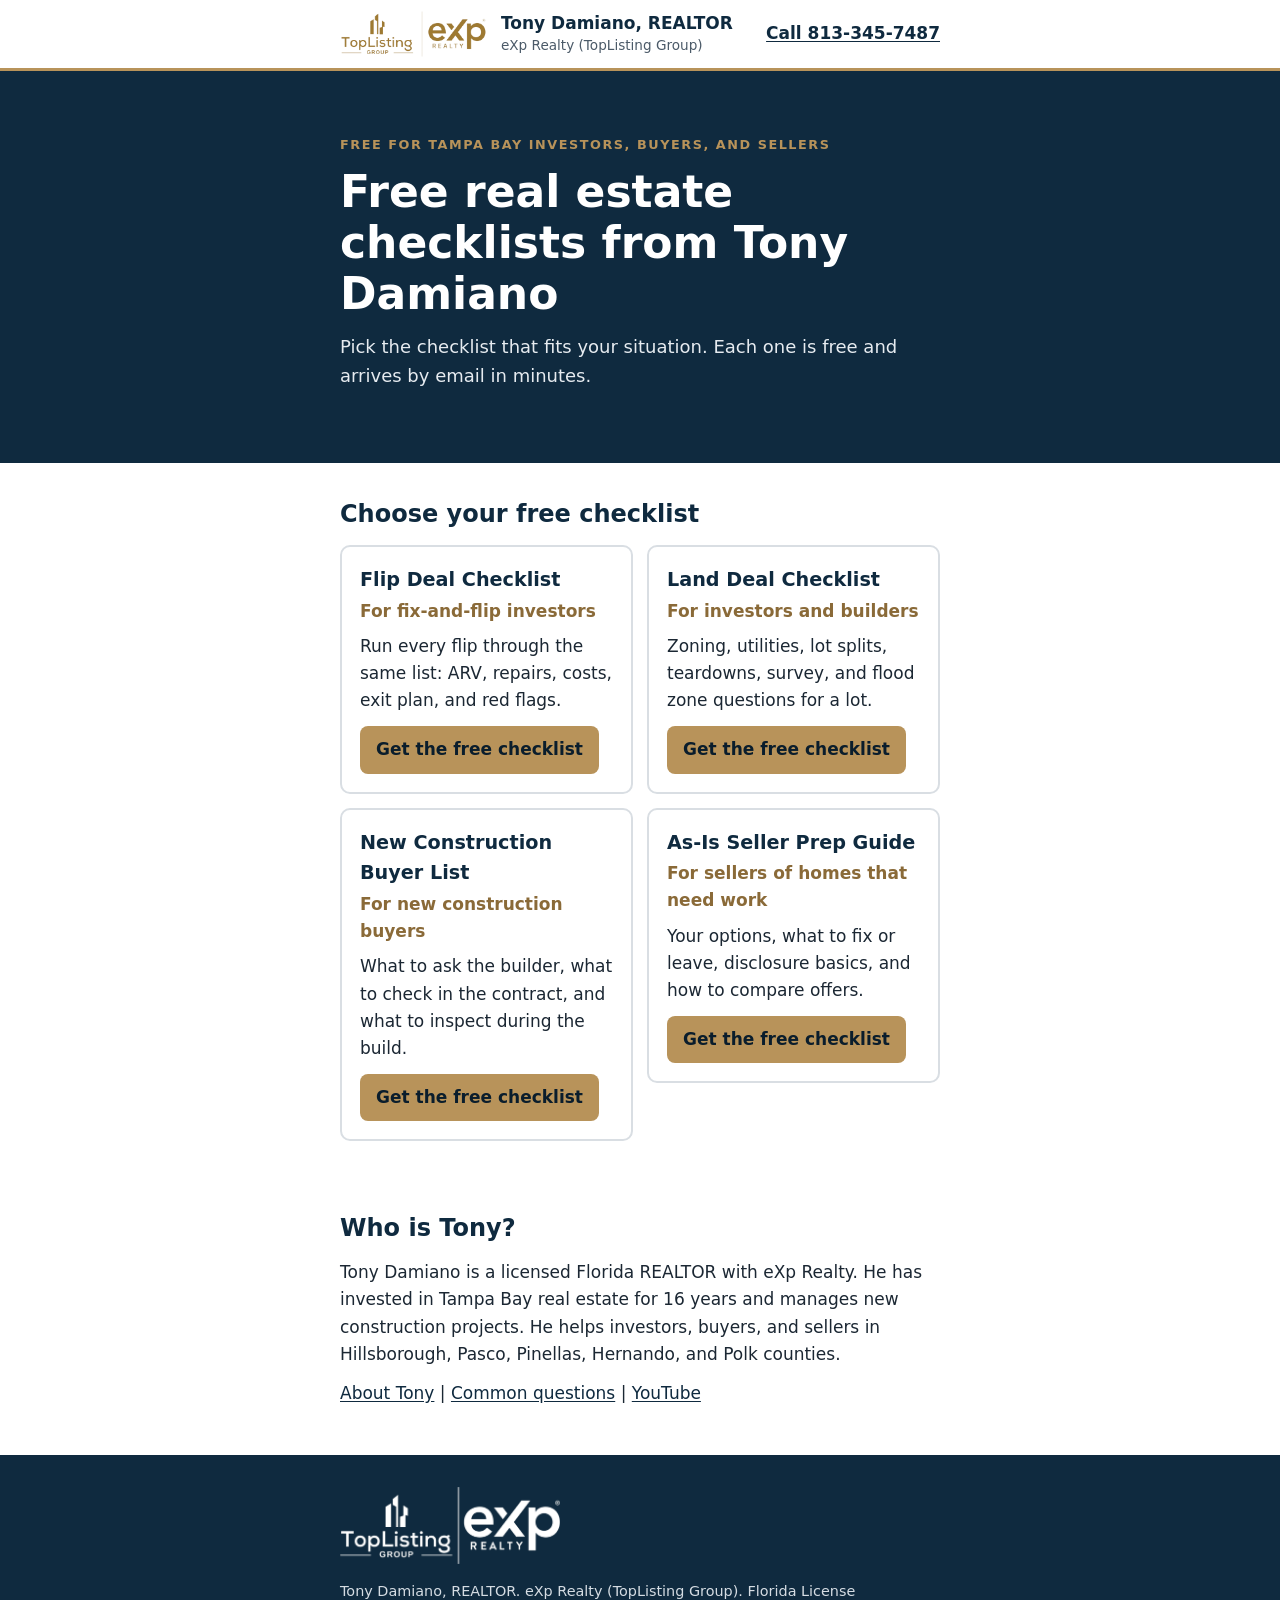
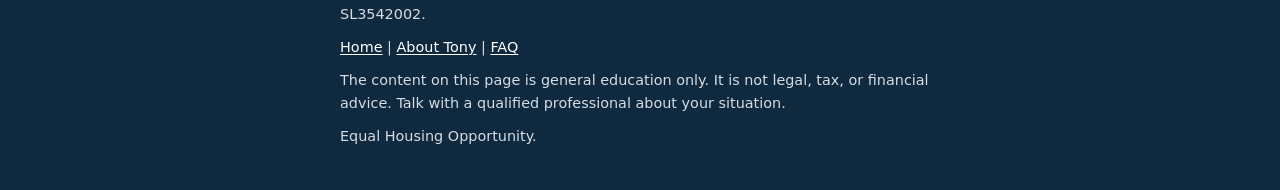
<file: index.html>
<!DOCTYPE html>
<html lang="en">
<head>
<meta charset="utf-8">
<meta name="viewport" content="width=device-width, initial-scale=1">
<title>Free Real Estate Checklists | Tony Damiano, eXp Realty</title>
<meta name="description" content="Free checklists for Tampa Bay flips, land deals, new construction buyers, and sellers of homes that need work, from Tony Damiano, REALTOR with eXp Realty.">
<meta name="theme-color" content="#0F2A3F">
<link rel="canonical" href="https://go.tonyinvestorfriendly.com/">
<link rel="stylesheet" href="styles.css">
<script type="application/ld+json">{
  "@context": "https://schema.org",
  "@type": "WebSite",
  "name": "Free Real Estate Checklists by Tony Damiano",
  "url": "https://go.tonyinvestorfriendly.com/",
  "publisher": {
    "@type": "Person",
    "name": "Tony Damiano",
    "url": "https://go.tonyinvestorfriendly.com/about.html"
  }
}</script>
</head>
<body>
<div class="topbar">
  <div class="wrap topbar-inner">
    <img class="topbar-logo" src="assets/logo-toplisting-exp.png" alt="TopListing Group and eXp Realty logo" width="147" height="48">
    <p class="topbar-name"><strong>Tony Damiano, REALTOR</strong><span>eXp Realty (TopListing Group)</span></p>
    <a class="topbar-call" href="tel:+18133457487">Call 813-345-7487</a>
  </div>
</div>
<header class="hero">
  <div class="wrap">
    <p class="eyebrow">Free for Tampa Bay investors, buyers, and sellers</p>
    <h1>Free real estate checklists from Tony Damiano</h1>
    <p class="sub">Pick the checklist that fits your situation. Each one is free and arrives by email in minutes.</p>
  </div>
</header>
<main>
  <section aria-labelledby="pick-h">
    <div class="wrap">
      <h2 id="pick-h">Choose your free checklist</h2>
      <ul class="picks">
      <li><a class="pick" href="flip.html" data-page="flip.html"><strong>Flip Deal Checklist</strong><em>For fix-and-flip investors</em><span>Run every flip through the same list: ARV, repairs, costs, exit plan, and red flags.</span><b>Get the free checklist</b></a></li>
      <li><a class="pick" href="land.html" data-page="land.html"><strong>Land Deal Checklist</strong><em>For investors and builders</em><span>Zoning, utilities, lot splits, teardowns, survey, and flood zone questions for a lot.</span><b>Get the free checklist</b></a></li>
      <li><a class="pick" href="build.html" data-page="build.html"><strong>New Construction Buyer List</strong><em>For new construction buyers</em><span>What to ask the builder, what to check in the contract, and what to inspect during the build.</span><b>Get the free checklist</b></a></li>
      <li><a class="pick" href="as-is.html" data-page="as-is.html"><strong>As-Is Seller Prep Guide</strong><em>For sellers of homes that need work</em><span>Your options, what to fix or leave, disclosure basics, and how to compare offers.</span><b>Get the free checklist</b></a></li>
      </ul>
    </div>
  </section>
  <section class="about" aria-labelledby="who-h">
    <div class="wrap">
      <h2 id="who-h">Who is Tony?</h2>
      <p>Tony Damiano is a licensed Florida REALTOR with eXp Realty. He has invested in Tampa Bay real estate for 16 years and manages new construction projects. He helps investors, buyers, and sellers in Hillsborough, Pasco, Pinellas, Hernando, and Polk counties.</p>
      <p><a href="about.html">About Tony</a> | <a href="faq.html">Common questions</a> | <a href="https://www.youtube.com/@tonyinvestorfriendlyrealto">YouTube</a></p>
    </div>
  </section>
</main>
<footer>
  <div class="wrap">
    <img class="logo" src="assets/logo-white.png" width="220" height="77" alt="TopListing Group and eXp Realty logo" loading="lazy">
    <p>Tony Damiano, REALTOR. eXp Realty (TopListing Group). Florida License SL3542002.</p>
    <p><a href="index.html">Home</a> | <a href="about.html">About Tony</a> | <a href="faq.html">FAQ</a></p>
    <p>The content on this page is general education only. It is not legal, tax, or financial advice. Talk with a qualified professional about your situation.</p>
    <p>Equal Housing Opportunity.</p>
  </div>
</footer>
<script>
// Pass the lead source (for example ?src=instagram) on to the checklist pages.
(function () {
  try {
    var src = new URLSearchParams(window.location.search).get("src");
    if (!src) return;
    var links = document.querySelectorAll("a.pick");
    for (var i = 0; i < links.length; i++) {
      links[i].href = links[i].getAttribute("data-page") + "?src=" + encodeURIComponent(src.slice(0, 60));
    }
  } catch (e) {}
})();
</script>
</body>
</html>
</file>
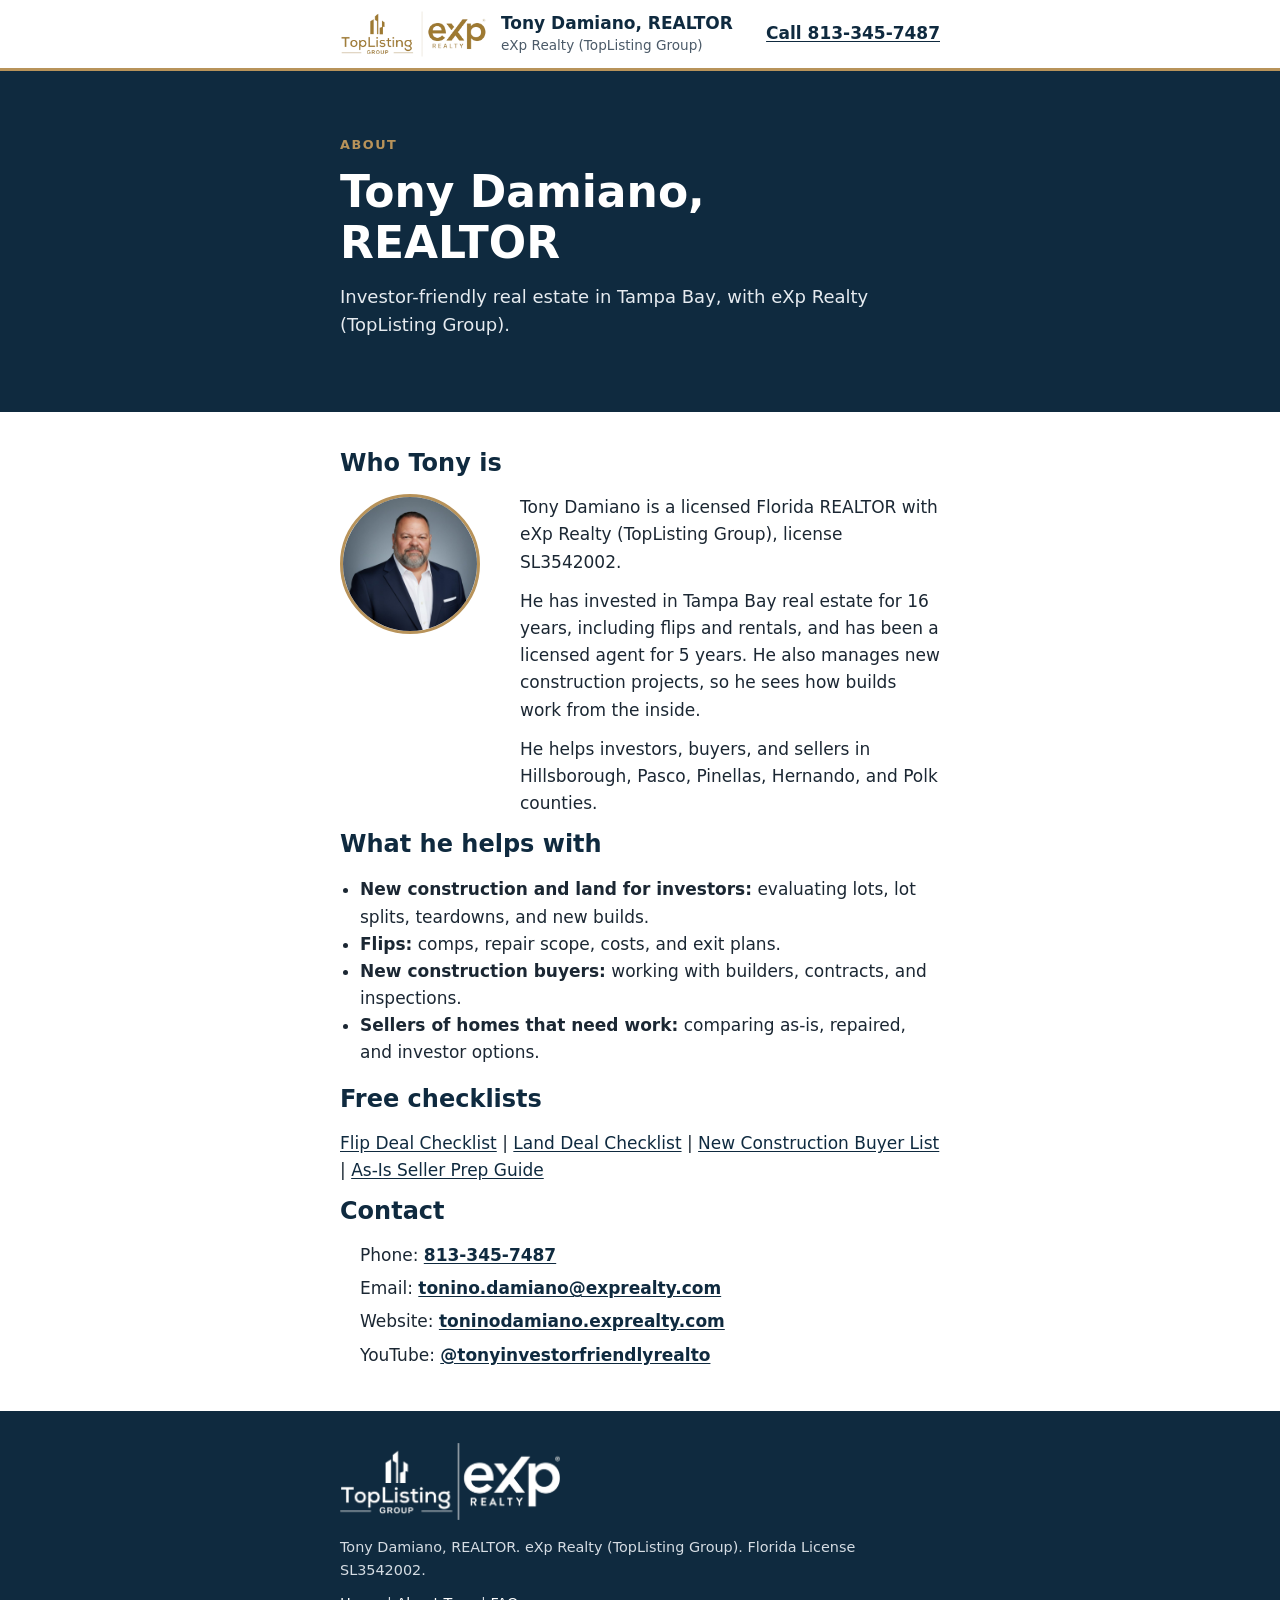
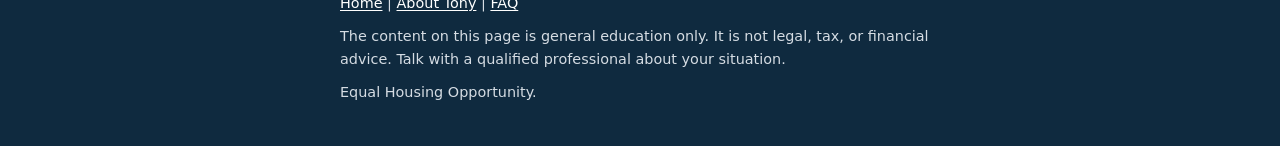
<file: about.html>
<!DOCTYPE html>
<html lang="en">
<head>
<meta charset="utf-8">
<meta name="viewport" content="width=device-width, initial-scale=1">
<title>About Tony Damiano, REALTOR | eXp Realty, Tampa Bay</title>
<meta name="description" content="Tony Damiano is a licensed Florida REALTOR with eXp Realty. 16 years investing in Tampa Bay, 5 years licensed, and he manages new construction projects.">
<meta name="theme-color" content="#0F2A3F">
<link rel="canonical" href="https://go.tonyinvestorfriendly.com/about.html">
<link rel="stylesheet" href="styles.css">
<script type="application/ld+json">{
  "@context": "https://schema.org",
  "@type": "Person",
  "name": "Tony Damiano",
  "jobTitle": "REALTOR",
  "telephone": "+1-813-345-7487",
  "email": "tonino.damiano@exprealty.com",
  "url": "https://go.tonyinvestorfriendly.com/about.html",
  "image": "https://go.tonyinvestorfriendly.com/assets/tony.jpg",
  "worksFor": {
    "@type": "Organization",
    "name": "eXp Realty"
  },
  "identifier": {
    "@type": "PropertyValue",
    "name": "Florida real estate license number",
    "value": "SL3542002"
  },
  "areaServed": [
    {
      "@type": "AdministrativeArea",
      "name": "Hillsborough County, Florida"
    },
    {
      "@type": "AdministrativeArea",
      "name": "Pasco County, Florida"
    },
    {
      "@type": "AdministrativeArea",
      "name": "Pinellas County, Florida"
    },
    {
      "@type": "AdministrativeArea",
      "name": "Hernando County, Florida"
    },
    {
      "@type": "AdministrativeArea",
      "name": "Polk County, Florida"
    }
  ],
  "knowsAbout": [
    "New construction",
    "Land investing",
    "Fix and flip",
    "Selling a home that needs work",
    "Tampa Bay real estate"
  ],
  "sameAs": [
    "https://toninodamiano.exprealty.com",
    "https://www.youtube.com/@tonyinvestorfriendlyrealto"
  ]
}</script>
</head>
<body>
<div class="topbar">
  <div class="wrap topbar-inner">
    <img class="topbar-logo" src="assets/logo-toplisting-exp.png" alt="TopListing Group and eXp Realty logo" width="147" height="48">
    <p class="topbar-name"><strong>Tony Damiano, REALTOR</strong><span>eXp Realty (TopListing Group)</span></p>
    <a class="topbar-call" href="tel:+18133457487">Call 813-345-7487</a>
  </div>
</div>
<header class="hero">
  <div class="wrap">
    <p class="eyebrow">About</p>
    <h1>Tony Damiano, REALTOR</h1>
    <p class="sub">Investor-friendly real estate in Tampa Bay, with eXp Realty (TopListing Group).</p>
  </div>
</header>
<main>
  <section class="about" aria-labelledby="about-h">
    <div class="wrap">
      <h2 id="about-h">Who Tony is</h2>
      <div class="about-grid">
        <img class="photo" src="assets/tony.jpg" width="160" height="160" alt="Tony Damiano, REALTOR with eXp Realty">
        <div>
          <p>Tony Damiano is a licensed Florida REALTOR with eXp Realty (TopListing Group), license SL3542002.</p>
          <p>He has invested in Tampa Bay real estate for 16 years, including flips and rentals, and has been a licensed agent for 5 years. He also manages new construction projects, so he sees how builds work from the inside.</p>
          <p>He helps investors, buyers, and sellers in Hillsborough, Pasco, Pinellas, Hernando, and Polk counties.</p>
        </div>
      </div>
      <h2>What he helps with</h2>
      <ul>
        <li><strong>New construction and land for investors:</strong> evaluating lots, lot splits, teardowns, and new builds.</li>
        <li><strong>Flips:</strong> comps, repair scope, costs, and exit plans.</li>
        <li><strong>New construction buyers:</strong> working with builders, contracts, and inspections.</li>
        <li><strong>Sellers of homes that need work:</strong> comparing as-is, repaired, and investor options.</li>
      </ul>
      <h2>Free checklists</h2>
      <p><a href="flip.html">Flip Deal Checklist</a> | <a href="land.html">Land Deal Checklist</a> | <a href="build.html">New Construction Buyer List</a> | <a href="as-is.html">As-Is Seller Prep Guide</a></p>
      <h2>Contact</h2>
      <ul class="contact">
        <li>Phone: <a href="tel:+18133457487">813-345-7487</a></li>
        <li>Email: <a href="mailto:tonino.damiano@exprealty.com">tonino.damiano@exprealty.com</a></li>
        <li>Website: <a href="https://toninodamiano.exprealty.com">toninodamiano.exprealty.com</a></li>
        <li>YouTube: <a href="https://www.youtube.com/@tonyinvestorfriendlyrealto">@tonyinvestorfriendlyrealto</a></li>
      </ul>
      <!-- Tony: add a short personal paragraph here if you want, for example how you got started. Keep it factual. -->
    </div>
  </section>
</main>
<footer>
  <div class="wrap">
    <img class="logo" src="assets/logo-white.png" width="220" height="77" alt="TopListing Group and eXp Realty logo" loading="lazy">
    <p>Tony Damiano, REALTOR. eXp Realty (TopListing Group). Florida License SL3542002.</p>
    <p><a href="index.html">Home</a> | <a href="about.html">About Tony</a> | <a href="faq.html">FAQ</a></p>
    <p>The content on this page is general education only. It is not legal, tax, or financial advice. Talk with a qualified professional about your situation.</p>
    <p>Equal Housing Opportunity.</p>
  </div>
</footer>
</body>
</html>
</file>
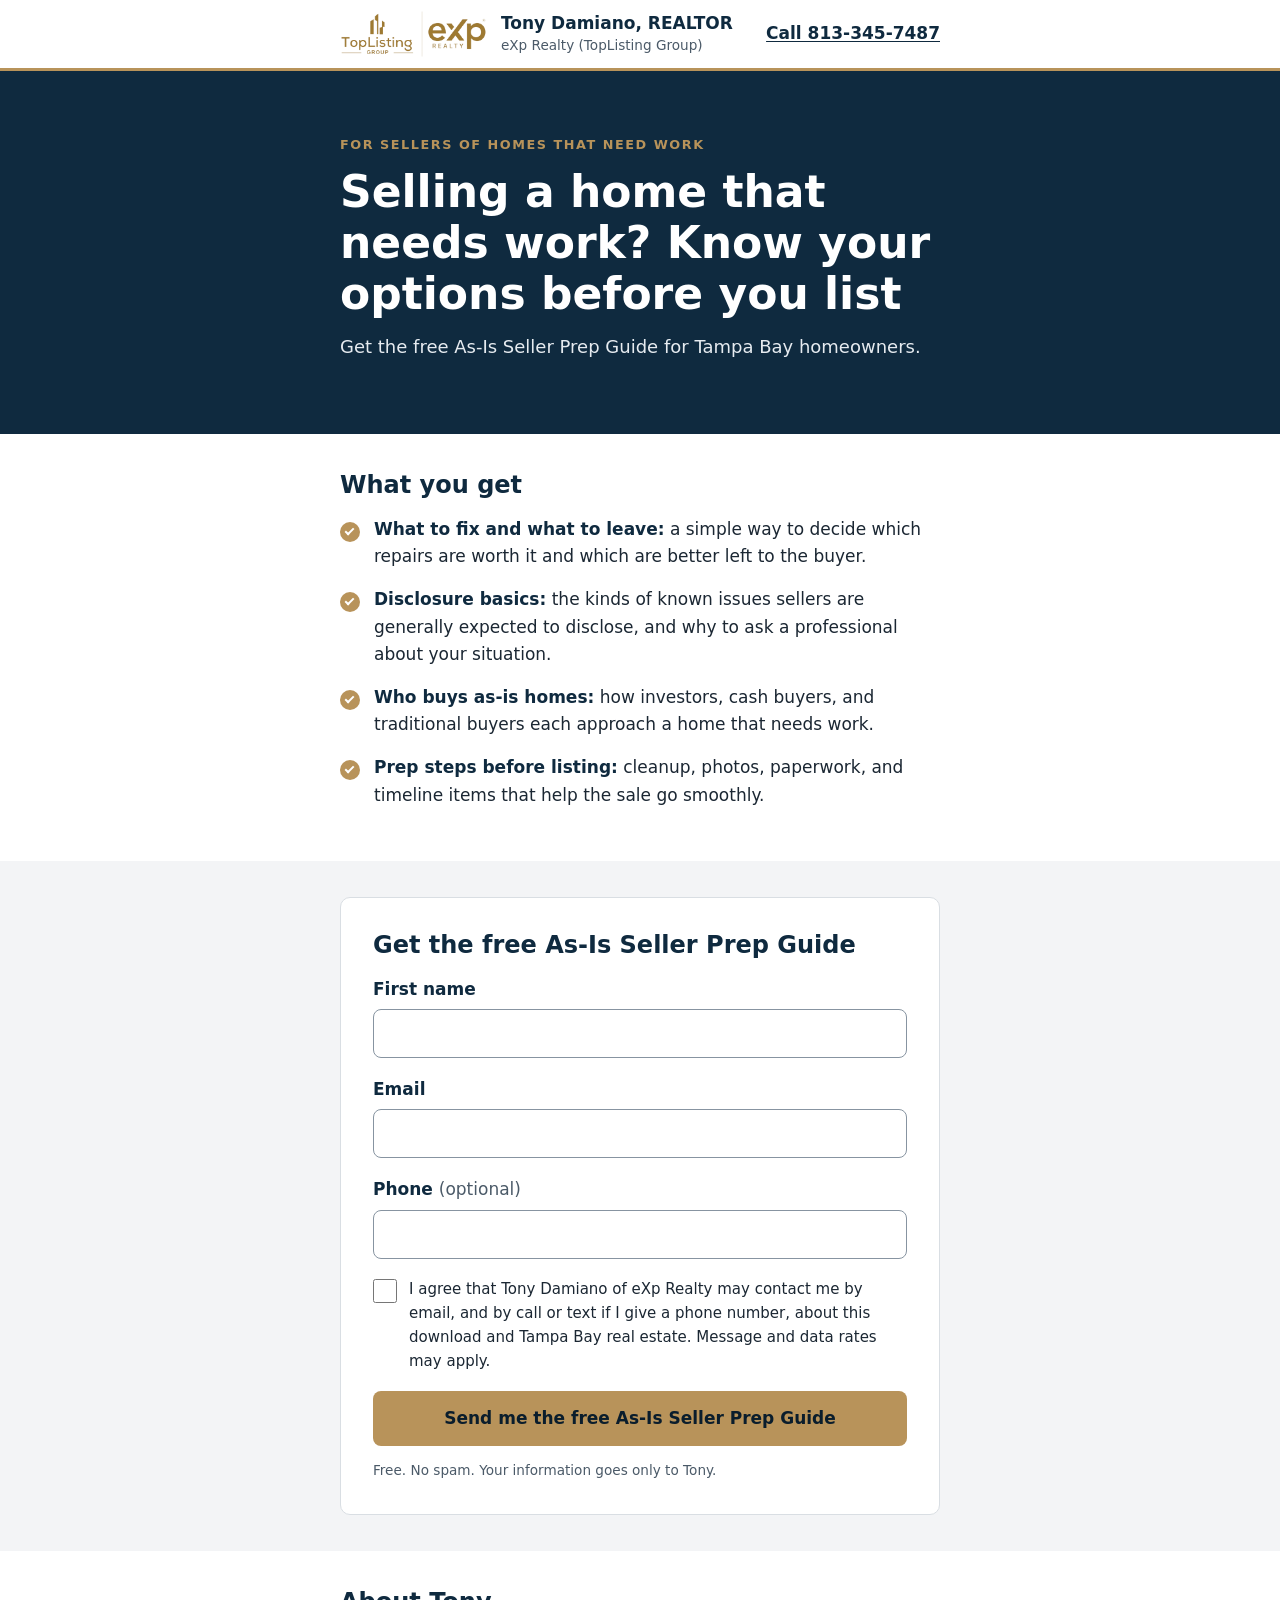
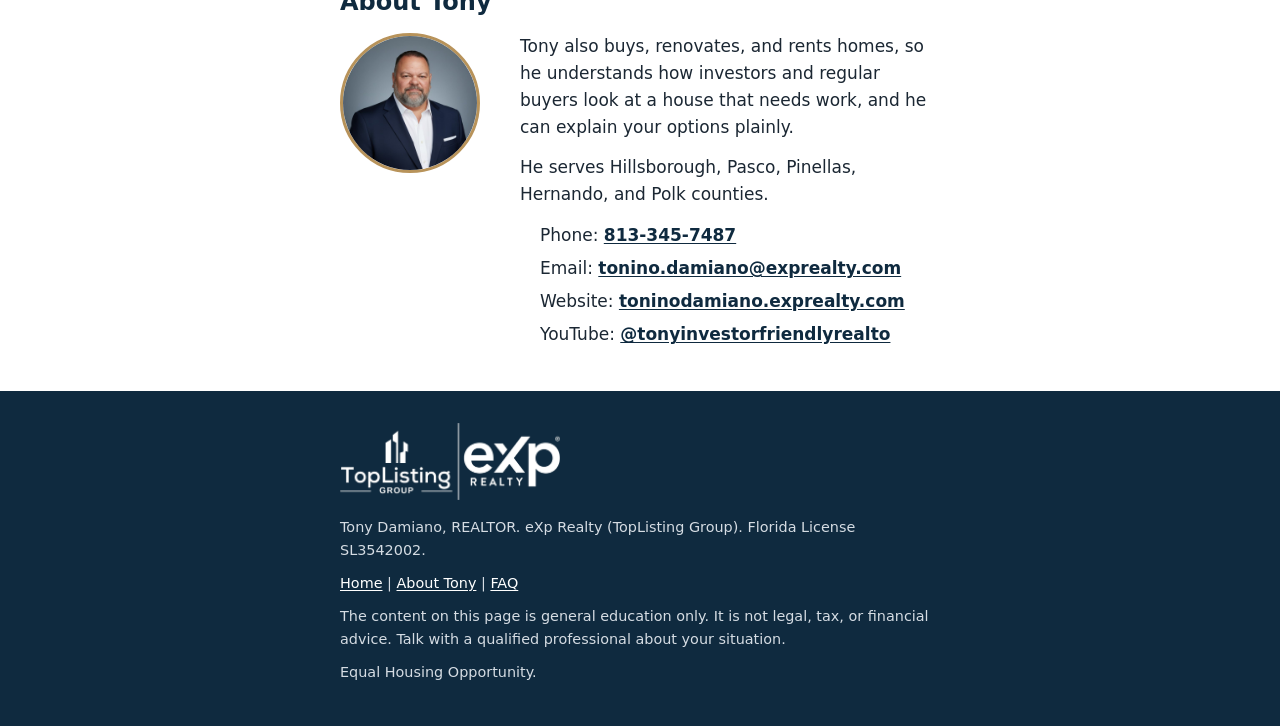
<file: as-is.html>
<!DOCTYPE html>
<html lang="en">
<head>
<meta charset="utf-8">
<meta name="viewport" content="width=device-width, initial-scale=1">
<title>As-Is Seller Prep Guide | Tony Damiano, eXp Realty</title>
<meta name="description" content="Free As-Is Seller Prep Guide for Tampa Bay homeowners selling a house that needs work, from Tony Damiano, eXp Realty.">
<meta name="theme-color" content="#0F2A3F">
<link rel="stylesheet" href="styles.css">
</head>
<body>
<a class="skip" href="#signup">Skip to the sign-up form</a>

<div class="topbar">
  <div class="wrap topbar-inner">
    <img class="topbar-logo" src="assets/logo-toplisting-exp.png" alt="TopListing Group and eXp Realty logo" width="147" height="48">
    <p class="topbar-name"><strong>Tony Damiano, REALTOR</strong><span>eXp Realty (TopListing Group)</span></p>
    <a class="topbar-call" href="tel:+18133457487">Call 813-345-7487</a>
  </div>
</div>

<header class="hero">
  <div class="wrap">
    <p class="eyebrow">For sellers of homes that need work</p>
    <h1>Selling a home that needs work? Know your options before you list</h1>
    <p class="sub">Get the free As-Is Seller Prep Guide for Tampa Bay homeowners.</p>
  </div>
</header>

<main>
  <section class="gets" aria-labelledby="gets-h">
    <div class="wrap">
      <h2 id="gets-h">What you get</h2>
      <ul>
        <li><strong>What to fix and what to leave:</strong> a simple way to decide which repairs are worth it and which are better left to the buyer.</li>
        <li><strong>Disclosure basics:</strong> the kinds of known issues sellers are generally expected to disclose, and why to ask a professional about your situation.</li>
        <li><strong>Who buys as-is homes:</strong> how investors, cash buyers, and traditional buyers each approach a home that needs work.</li>
        <li><strong>Prep steps before listing:</strong> cleanup, photos, paperwork, and timeline items that help the sale go smoothly.</li>
      </ul>
    </div>
  </section>

  <section class="signup" id="signup" aria-labelledby="signup-h">
    <div class="wrap">
      <div class="card">
        <div id="form-area">
          <h2 id="signup-h">Get the free As-Is Seller Prep Guide</h2>
          <p id="error" class="error" role="alert" hidden>
            Sorry, something went wrong and we could not send your request. Please call or text Tony at
            <a href="tel:+18133457487">813-345-7487</a> or email
            <a href="mailto:tonino.damiano@exprealty.com">tonino.damiano@exprealty.com</a> and he will send it to you.
          </p>
          <form id="lead-form" method="post" novalidate>
            <div class="field">
              <label for="first_name">First name</label>
              <input type="text" id="first_name" name="first_name" autocomplete="given-name" required>
            </div>
            <div class="field">
              <label for="email">Email</label>
              <input type="email" id="email" name="email" autocomplete="email" inputmode="email" required>
            </div>
            <div class="field">
              <label for="phone">Phone <span class="opt">(optional)</span></label>
              <input type="tel" id="phone" name="phone" autocomplete="tel" inputmode="tel">
            </div>
            <div class="field consent">
              <input type="checkbox" id="consent" name="consent" value="yes" required>
              <label for="consent">I agree that Tony Damiano of eXp Realty may contact me by email, and by call or text if I give a phone number, about this download and Tampa Bay real estate. Message and data rates may apply.</label>
            </div>
            <input type="hidden" name="lead_magnet" value="As-Is Seller Prep Guide">
            <input type="hidden" name="tag" value="asis-seller-guide">
            <input type="hidden" id="source" name="source" value="direct">
            <div class="hp" aria-hidden="true">
              <label for="company">Leave this field empty</label>
              <input type="text" id="company" name="company" tabindex="-1" autocomplete="off">
            </div>
            <button class="btn" type="submit" id="submit-btn">Send me the free As-Is Seller Prep Guide</button>
            <p class="fine">Free. No spam. Your information goes only to Tony.</p>
            <noscript><p class="error">This form needs JavaScript. Please call or text Tony at <a href="tel:+18133457487">813-345-7487</a> and he will send it to you.</p></noscript>
          </form>
        </div>
        <div id="thanks" class="thanks" role="status" tabindex="-1" hidden>
          <h3>Thank you, <span id="thanks-name">friend</span>!</h3>
          <p>Your free As-Is Seller Prep Guide is on its way. Check your email in the next few minutes, and look in your spam or promotions folder if you do not see it.</p>
          <p>Questions? Call or text Tony at <a href="tel:+18133457487">813-345-7487</a>.</p>
        </div>
      </div>
    </div>
  </section>

  <section class="about" aria-labelledby="about-h">
    <div class="wrap">
      <h2 id="about-h">About Tony</h2>
      <div class="about-grid">
        <img class="photo" src="assets/tony.jpg" width="160" height="160" alt="Tony Damiano, REALTOR with eXp Realty" loading="lazy">
        <div>
          <p>Tony also buys, renovates, and rents homes, so he understands how investors and regular buyers look at a house that needs work, and he can explain your options plainly.</p>
          <p>He serves Hillsborough, Pasco, Pinellas, Hernando, and Polk counties.</p>
          <ul class="contact">
            <li>Phone: <a href="tel:+18133457487">813-345-7487</a></li>
            <li>Email: <a href="mailto:tonino.damiano@exprealty.com">tonino.damiano@exprealty.com</a></li>
            <li>Website: <a href="https://toninodamiano.exprealty.com">toninodamiano.exprealty.com</a></li>
            <li>YouTube: <a href="https://www.youtube.com/@tonyinvestorfriendlyrealto">@tonyinvestorfriendlyrealto</a></li>
          </ul>
        </div>
      </div>
    </div>
  </section>
</main>

<footer>
  <div class="wrap">
    <img class="logo" src="assets/logo-white.png" width="220" height="77" alt="TopListing Group and eXp Realty logo" loading="lazy">
    <p>Tony Damiano, REALTOR. eXp Realty (TopListing Group). Florida License SL3542002.</p>
    <p><a href="index.html">Home</a> | <a href="about.html">About Tony</a> | <a href="faq.html">FAQ</a></p>
    <p>The content on this page is general education only. It is not legal, tax, or financial advice. Talk with a qualified professional about your situation.</p>
    <p>Equal Housing Opportunity.</p>
  </div>
</footer>

<script src="config.js"></script>
<script>
(function () {
  var KEY = "asis";
  var form = document.getElementById("lead-form");
  var btn = document.getElementById("submit-btn");
  var err = document.getElementById("error");
  var area = document.getElementById("form-area");
  var thanks = document.getElementById("thanks");

  // Lead source from the link, for example ?src=instagram
  try {
    var src = new URLSearchParams(window.location.search).get("src");
    if (src) document.getElementById("source").value = src.slice(0, 60);
  } catch (e) {}

  function showError() {
    err.hidden = false;
    err.scrollIntoView({ behavior: "smooth", block: "center" });
  }

  form.addEventListener("submit", function (ev) {
    ev.preventDefault();
    err.hidden = true;
    if (!form.checkValidity()) { form.reportValidity(); return; }
    if (form.company.value) return; // spam trap

    var endpoint = (window.FORM_ENDPOINTS || {})[KEY];
    if (!endpoint || endpoint.indexOf("REPLACE-ME") !== -1) { showError(); return; }

    var data = new FormData(form);
    data.delete("company");
    data.append("page_url", window.location.href.split("?")[0]);
    btn.disabled = true;
    var label = btn.textContent;
    btn.textContent = "Sending...";

    // Zapier catch hooks do not send browser-readable replies, so use no-cors for them.
    // In that case a sent request counts as success; only network failures show the error.
    var isZapier = endpoint.indexOf("hooks.zapier.com") !== -1;
    var opts = { method: "POST", body: new URLSearchParams(data) };
    if (isZapier) opts.mode = "no-cors";
    else opts.headers = { "Accept": "application/json" };

    fetch(endpoint, opts)
      .then(function (res) {
        if (!isZapier && !res.ok) throw new Error("Bad response");
        document.getElementById("thanks-name").textContent = form.first_name.value.trim() || "friend";
        area.hidden = true;
        thanks.hidden = false;
        thanks.focus();
      })
      .catch(function () {
        btn.disabled = false;
        btn.textContent = label;
        showError();
      });
  });
})();
</script>
</body>
</html>
</file>
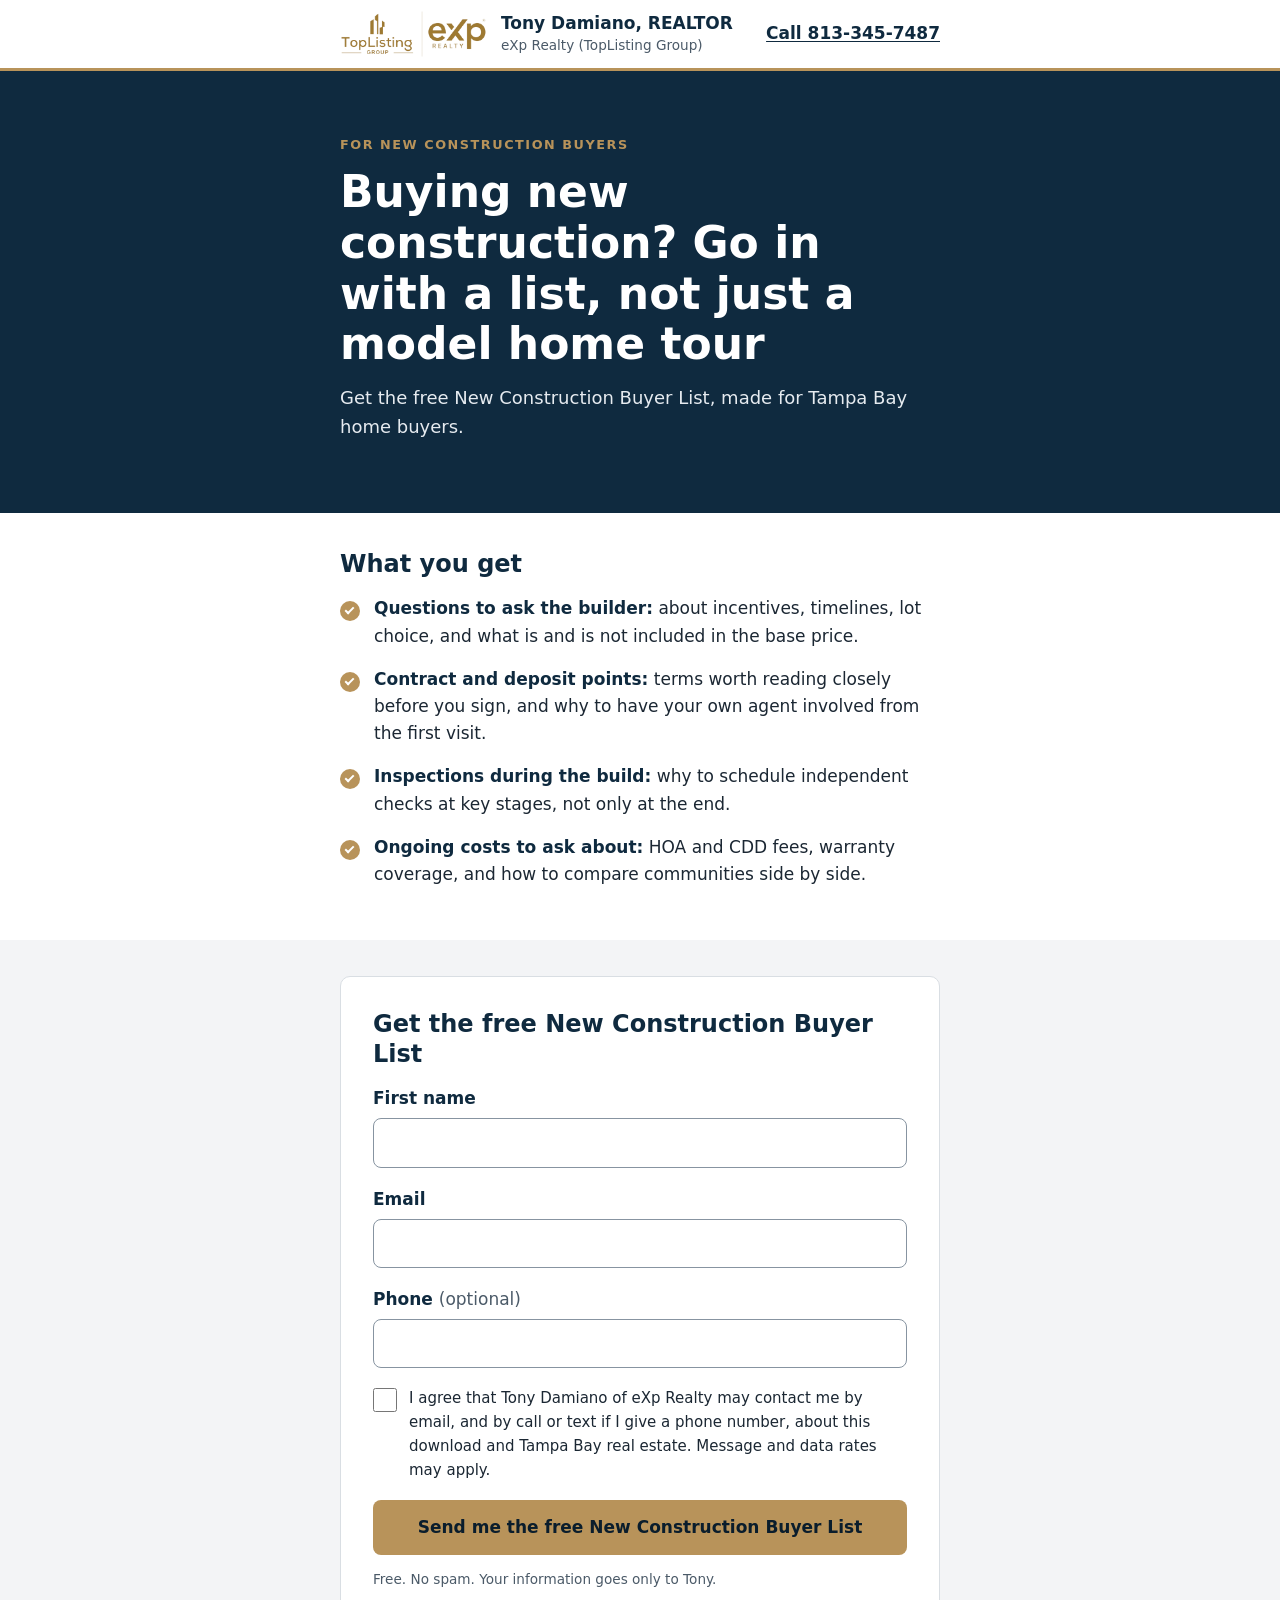
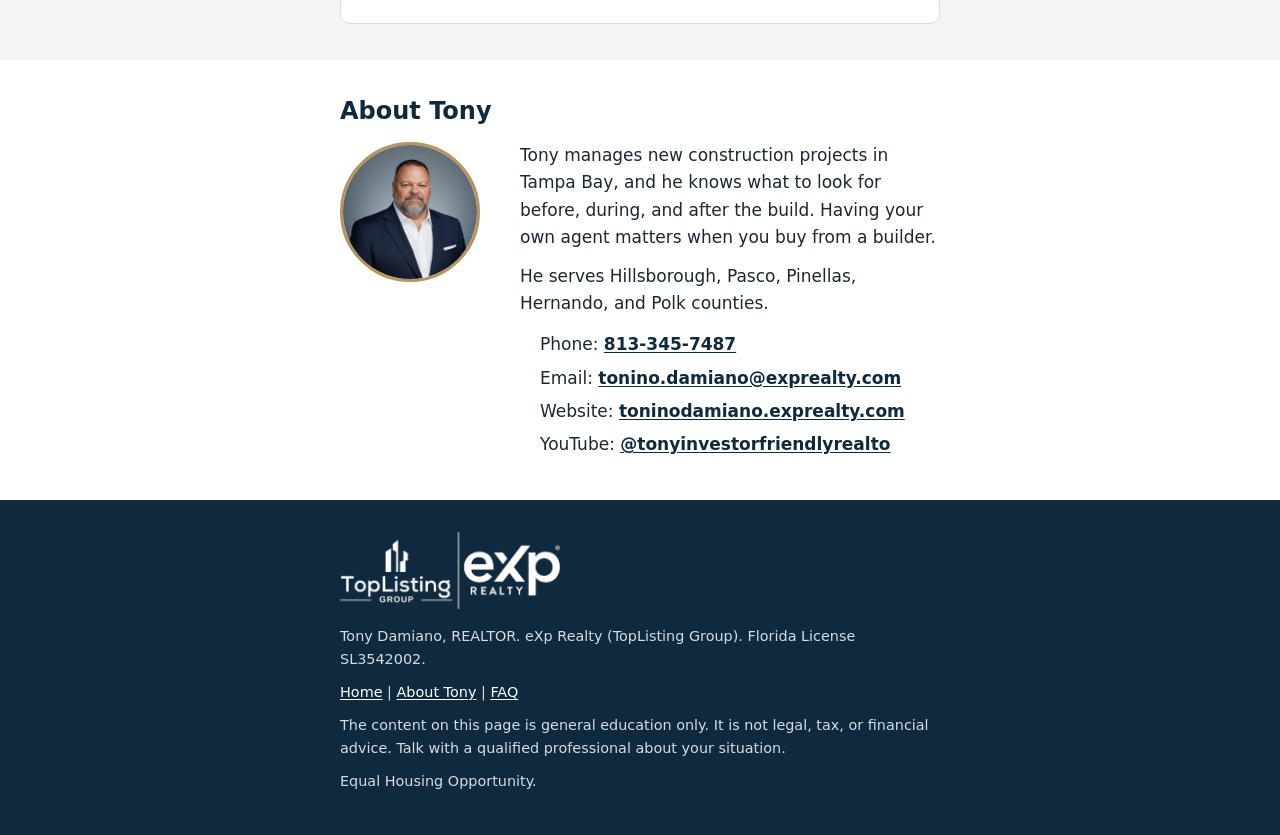
<file: build.html>
<!DOCTYPE html>
<html lang="en">
<head>
<meta charset="utf-8">
<meta name="viewport" content="width=device-width, initial-scale=1">
<title>New Construction Buyer List | Tony Damiano, eXp Realty</title>
<meta name="description" content="Free New Construction Buyer List for Tampa Bay home buyers, from Tony Damiano, eXp Realty.">
<meta name="theme-color" content="#0F2A3F">
<link rel="stylesheet" href="styles.css">
</head>
<body>
<a class="skip" href="#signup">Skip to the sign-up form</a>

<div class="topbar">
  <div class="wrap topbar-inner">
    <img class="topbar-logo" src="assets/logo-toplisting-exp.png" alt="TopListing Group and eXp Realty logo" width="147" height="48">
    <p class="topbar-name"><strong>Tony Damiano, REALTOR</strong><span>eXp Realty (TopListing Group)</span></p>
    <a class="topbar-call" href="tel:+18133457487">Call 813-345-7487</a>
  </div>
</div>

<header class="hero">
  <div class="wrap">
    <p class="eyebrow">For new construction buyers</p>
    <h1>Buying new construction? Go in with a list, not just a model home tour</h1>
    <p class="sub">Get the free New Construction Buyer List, made for Tampa Bay home buyers.</p>
  </div>
</header>

<main>
  <section class="gets" aria-labelledby="gets-h">
    <div class="wrap">
      <h2 id="gets-h">What you get</h2>
      <ul>
        <li><strong>Questions to ask the builder:</strong> about incentives, timelines, lot choice, and what is and is not included in the base price.</li>
        <li><strong>Contract and deposit points:</strong> terms worth reading closely before you sign, and why to have your own agent involved from the first visit.</li>
        <li><strong>Inspections during the build:</strong> why to schedule independent checks at key stages, not only at the end.</li>
        <li><strong>Ongoing costs to ask about:</strong> HOA and CDD fees, warranty coverage, and how to compare communities side by side.</li>
      </ul>
    </div>
  </section>

  <section class="signup" id="signup" aria-labelledby="signup-h">
    <div class="wrap">
      <div class="card">
        <div id="form-area">
          <h2 id="signup-h">Get the free New Construction Buyer List</h2>
          <p id="error" class="error" role="alert" hidden>
            Sorry, something went wrong and we could not send your request. Please call or text Tony at
            <a href="tel:+18133457487">813-345-7487</a> or email
            <a href="mailto:tonino.damiano@exprealty.com">tonino.damiano@exprealty.com</a> and he will send it to you.
          </p>
          <form id="lead-form" method="post" novalidate>
            <div class="field">
              <label for="first_name">First name</label>
              <input type="text" id="first_name" name="first_name" autocomplete="given-name" required>
            </div>
            <div class="field">
              <label for="email">Email</label>
              <input type="email" id="email" name="email" autocomplete="email" inputmode="email" required>
            </div>
            <div class="field">
              <label for="phone">Phone <span class="opt">(optional)</span></label>
              <input type="tel" id="phone" name="phone" autocomplete="tel" inputmode="tel">
            </div>
            <div class="field consent">
              <input type="checkbox" id="consent" name="consent" value="yes" required>
              <label for="consent">I agree that Tony Damiano of eXp Realty may contact me by email, and by call or text if I give a phone number, about this download and Tampa Bay real estate. Message and data rates may apply.</label>
            </div>
            <input type="hidden" name="lead_magnet" value="New Construction Buyer List">
            <input type="hidden" name="tag" value="build-buyer-list">
            <input type="hidden" id="source" name="source" value="direct">
            <div class="hp" aria-hidden="true">
              <label for="company">Leave this field empty</label>
              <input type="text" id="company" name="company" tabindex="-1" autocomplete="off">
            </div>
            <button class="btn" type="submit" id="submit-btn">Send me the free New Construction Buyer List</button>
            <p class="fine">Free. No spam. Your information goes only to Tony.</p>
            <noscript><p class="error">This form needs JavaScript. Please call or text Tony at <a href="tel:+18133457487">813-345-7487</a> and he will send it to you.</p></noscript>
          </form>
        </div>
        <div id="thanks" class="thanks" role="status" tabindex="-1" hidden>
          <h3>Thank you, <span id="thanks-name">friend</span>!</h3>
          <p>Your free New Construction Buyer List is on its way. Check your email in the next few minutes, and look in your spam or promotions folder if you do not see it.</p>
          <p>Questions? Call or text Tony at <a href="tel:+18133457487">813-345-7487</a>.</p>
        </div>
      </div>
    </div>
  </section>

  <section class="about" aria-labelledby="about-h">
    <div class="wrap">
      <h2 id="about-h">About Tony</h2>
      <div class="about-grid">
        <img class="photo" src="assets/tony.jpg" width="160" height="160" alt="Tony Damiano, REALTOR with eXp Realty" loading="lazy">
        <div>
          <p>Tony manages new construction projects in Tampa Bay, and he knows what to look for before, during, and after the build. Having your own agent matters when you buy from a builder.</p>
          <p>He serves Hillsborough, Pasco, Pinellas, Hernando, and Polk counties.</p>
          <ul class="contact">
            <li>Phone: <a href="tel:+18133457487">813-345-7487</a></li>
            <li>Email: <a href="mailto:tonino.damiano@exprealty.com">tonino.damiano@exprealty.com</a></li>
            <li>Website: <a href="https://toninodamiano.exprealty.com">toninodamiano.exprealty.com</a></li>
            <li>YouTube: <a href="https://www.youtube.com/@tonyinvestorfriendlyrealto">@tonyinvestorfriendlyrealto</a></li>
          </ul>
        </div>
      </div>
    </div>
  </section>
</main>

<footer>
  <div class="wrap">
    <img class="logo" src="assets/logo-white.png" width="220" height="77" alt="TopListing Group and eXp Realty logo" loading="lazy">
    <p>Tony Damiano, REALTOR. eXp Realty (TopListing Group). Florida License SL3542002.</p>
    <p><a href="index.html">Home</a> | <a href="about.html">About Tony</a> | <a href="faq.html">FAQ</a></p>
    <p>The content on this page is general education only. It is not legal, tax, or financial advice. Talk with a qualified professional about your situation.</p>
    <p>Equal Housing Opportunity.</p>
  </div>
</footer>

<script src="config.js"></script>
<script>
(function () {
  var KEY = "build";
  var form = document.getElementById("lead-form");
  var btn = document.getElementById("submit-btn");
  var err = document.getElementById("error");
  var area = document.getElementById("form-area");
  var thanks = document.getElementById("thanks");

  // Lead source from the link, for example ?src=instagram
  try {
    var src = new URLSearchParams(window.location.search).get("src");
    if (src) document.getElementById("source").value = src.slice(0, 60);
  } catch (e) {}

  function showError() {
    err.hidden = false;
    err.scrollIntoView({ behavior: "smooth", block: "center" });
  }

  form.addEventListener("submit", function (ev) {
    ev.preventDefault();
    err.hidden = true;
    if (!form.checkValidity()) { form.reportValidity(); return; }
    if (form.company.value) return; // spam trap

    var endpoint = (window.FORM_ENDPOINTS || {})[KEY];
    if (!endpoint || endpoint.indexOf("REPLACE-ME") !== -1) { showError(); return; }

    var data = new FormData(form);
    data.delete("company");
    data.append("page_url", window.location.href.split("?")[0]);
    btn.disabled = true;
    var label = btn.textContent;
    btn.textContent = "Sending...";

    // Zapier catch hooks do not send browser-readable replies, so use no-cors for them.
    // In that case a sent request counts as success; only network failures show the error.
    var isZapier = endpoint.indexOf("hooks.zapier.com") !== -1;
    var opts = { method: "POST", body: new URLSearchParams(data) };
    if (isZapier) opts.mode = "no-cors";
    else opts.headers = { "Accept": "application/json" };

    fetch(endpoint, opts)
      .then(function (res) {
        if (!isZapier && !res.ok) throw new Error("Bad response");
        document.getElementById("thanks-name").textContent = form.first_name.value.trim() || "friend";
        area.hidden = true;
        thanks.hidden = false;
        thanks.focus();
      })
      .catch(function () {
        btn.disabled = false;
        btn.textContent = label;
        showError();
      });
  });
})();
</script>
</body>
</html>
</file>
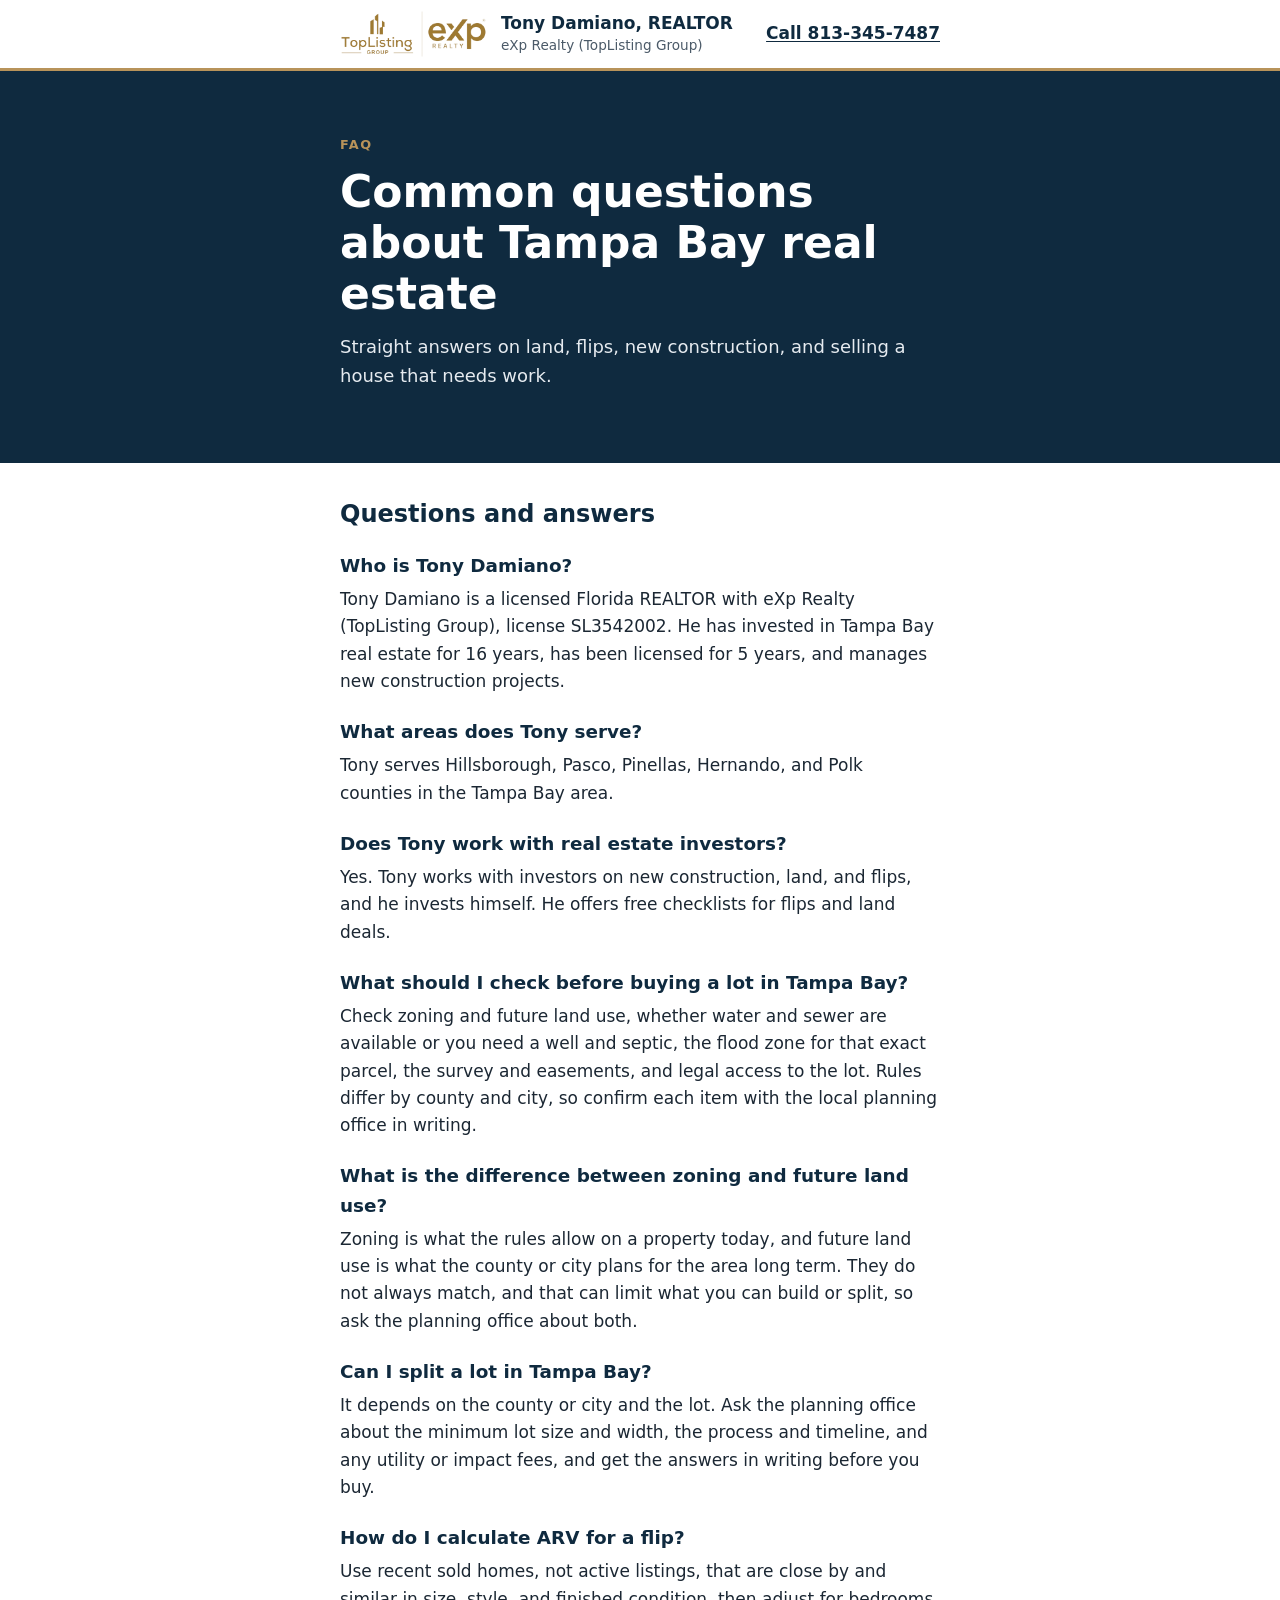
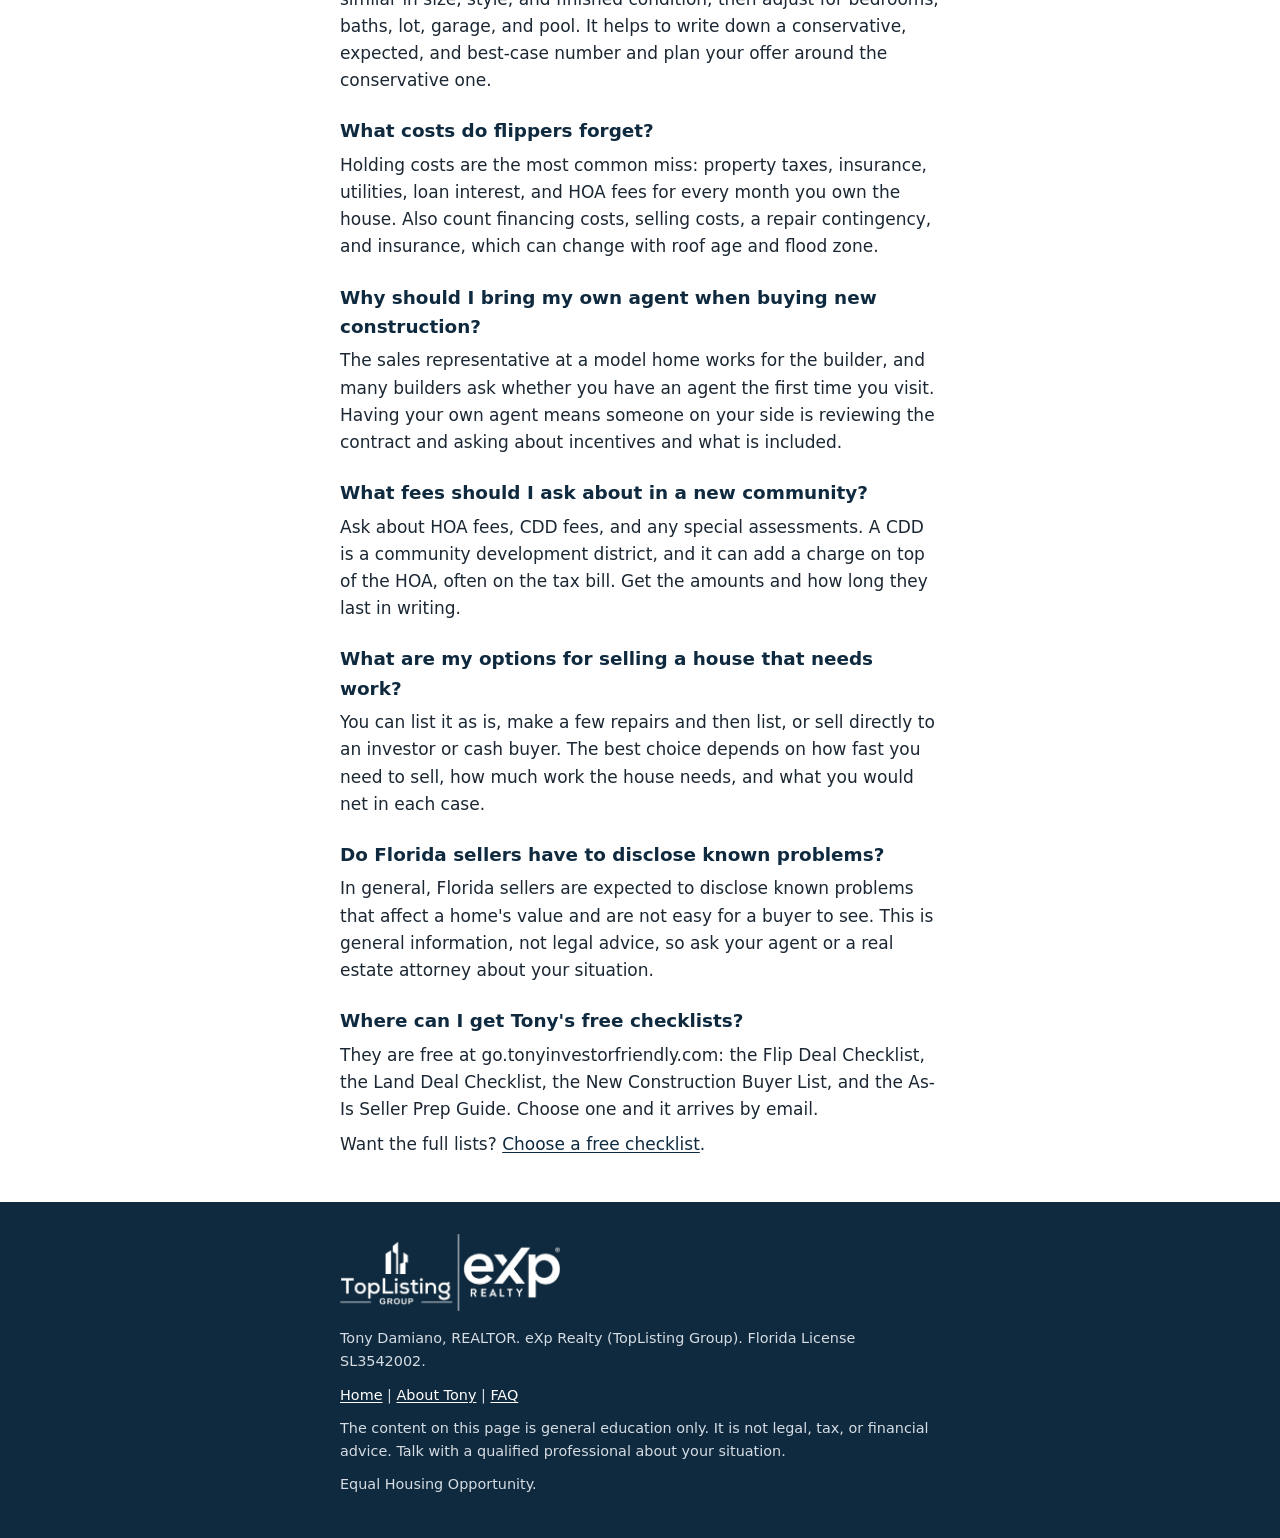
<file: faq.html>
<!DOCTYPE html>
<html lang="en">
<head>
<meta charset="utf-8">
<meta name="viewport" content="width=device-width, initial-scale=1">
<title>FAQ: Tampa Bay Land, Flips, New Construction | Tony Damiano</title>
<meta name="description" content="Answers to common questions about buying lots, flipping houses, buying new construction, and selling a house that needs work in Tampa Bay.">
<meta name="theme-color" content="#0F2A3F">
<link rel="canonical" href="https://go.tonyinvestorfriendly.com/faq.html">
<link rel="stylesheet" href="styles.css">
<script type="application/ld+json">{
  "@context": "https://schema.org",
  "@type": "FAQPage",
  "mainEntity": [
    {
      "@type": "Question",
      "name": "Who is Tony Damiano?",
      "acceptedAnswer": {
        "@type": "Answer",
        "text": "Tony Damiano is a licensed Florida REALTOR with eXp Realty (TopListing Group), license SL3542002. He has invested in Tampa Bay real estate for 16 years, has been licensed for 5 years, and manages new construction projects."
      }
    },
    {
      "@type": "Question",
      "name": "What areas does Tony serve?",
      "acceptedAnswer": {
        "@type": "Answer",
        "text": "Tony serves Hillsborough, Pasco, Pinellas, Hernando, and Polk counties in the Tampa Bay area."
      }
    },
    {
      "@type": "Question",
      "name": "Does Tony work with real estate investors?",
      "acceptedAnswer": {
        "@type": "Answer",
        "text": "Yes. Tony works with investors on new construction, land, and flips, and he invests himself. He offers free checklists for flips and land deals."
      }
    },
    {
      "@type": "Question",
      "name": "What should I check before buying a lot in Tampa Bay?",
      "acceptedAnswer": {
        "@type": "Answer",
        "text": "Check zoning and future land use, whether water and sewer are available or you need a well and septic, the flood zone for that exact parcel, the survey and easements, and legal access to the lot. Rules differ by county and city, so confirm each item with the local planning office in writing."
      }
    },
    {
      "@type": "Question",
      "name": "What is the difference between zoning and future land use?",
      "acceptedAnswer": {
        "@type": "Answer",
        "text": "Zoning is what the rules allow on a property today, and future land use is what the county or city plans for the area long term. They do not always match, and that can limit what you can build or split, so ask the planning office about both."
      }
    },
    {
      "@type": "Question",
      "name": "Can I split a lot in Tampa Bay?",
      "acceptedAnswer": {
        "@type": "Answer",
        "text": "It depends on the county or city and the lot. Ask the planning office about the minimum lot size and width, the process and timeline, and any utility or impact fees, and get the answers in writing before you buy."
      }
    },
    {
      "@type": "Question",
      "name": "How do I calculate ARV for a flip?",
      "acceptedAnswer": {
        "@type": "Answer",
        "text": "Use recent sold homes, not active listings, that are close by and similar in size, style, and finished condition, then adjust for bedrooms, baths, lot, garage, and pool. It helps to write down a conservative, expected, and best-case number and plan your offer around the conservative one."
      }
    },
    {
      "@type": "Question",
      "name": "What costs do flippers forget?",
      "acceptedAnswer": {
        "@type": "Answer",
        "text": "Holding costs are the most common miss: property taxes, insurance, utilities, loan interest, and HOA fees for every month you own the house. Also count financing costs, selling costs, a repair contingency, and insurance, which can change with roof age and flood zone."
      }
    },
    {
      "@type": "Question",
      "name": "Why should I bring my own agent when buying new construction?",
      "acceptedAnswer": {
        "@type": "Answer",
        "text": "The sales representative at a model home works for the builder, and many builders ask whether you have an agent the first time you visit. Having your own agent means someone on your side is reviewing the contract and asking about incentives and what is included."
      }
    },
    {
      "@type": "Question",
      "name": "What fees should I ask about in a new community?",
      "acceptedAnswer": {
        "@type": "Answer",
        "text": "Ask about HOA fees, CDD fees, and any special assessments. A CDD is a community development district, and it can add a charge on top of the HOA, often on the tax bill. Get the amounts and how long they last in writing."
      }
    },
    {
      "@type": "Question",
      "name": "What are my options for selling a house that needs work?",
      "acceptedAnswer": {
        "@type": "Answer",
        "text": "You can list it as is, make a few repairs and then list, or sell directly to an investor or cash buyer. The best choice depends on how fast you need to sell, how much work the house needs, and what you would net in each case."
      }
    },
    {
      "@type": "Question",
      "name": "Do Florida sellers have to disclose known problems?",
      "acceptedAnswer": {
        "@type": "Answer",
        "text": "In general, Florida sellers are expected to disclose known problems that affect a home's value and are not easy for a buyer to see. This is general information, not legal advice, so ask your agent or a real estate attorney about your situation."
      }
    },
    {
      "@type": "Question",
      "name": "Where can I get Tony's free checklists?",
      "acceptedAnswer": {
        "@type": "Answer",
        "text": "They are free at go.tonyinvestorfriendly.com: the Flip Deal Checklist, the Land Deal Checklist, the New Construction Buyer List, and the As-Is Seller Prep Guide. Choose one and it arrives by email."
      }
    }
  ]
}</script>
</head>
<body>
<div class="topbar">
  <div class="wrap topbar-inner">
    <img class="topbar-logo" src="assets/logo-toplisting-exp.png" alt="TopListing Group and eXp Realty logo" width="147" height="48">
    <p class="topbar-name"><strong>Tony Damiano, REALTOR</strong><span>eXp Realty (TopListing Group)</span></p>
    <a class="topbar-call" href="tel:+18133457487">Call 813-345-7487</a>
  </div>
</div>
<header class="hero">
  <div class="wrap">
    <p class="eyebrow">FAQ</p>
    <h1>Common questions about Tampa Bay real estate</h1>
    <p class="sub">Straight answers on land, flips, new construction, and selling a house that needs work.</p>
  </div>
</header>
<main>
  <section class="faq" aria-labelledby="faq-h">
    <div class="wrap">
      <h2 id="faq-h">Questions and answers</h2>
      <h3>Who is Tony Damiano?</h3>
      <p>Tony Damiano is a licensed Florida REALTOR with eXp Realty (TopListing Group), license SL3542002. He has invested in Tampa Bay real estate for 16 years, has been licensed for 5 years, and manages new construction projects.</p>
      <h3>What areas does Tony serve?</h3>
      <p>Tony serves Hillsborough, Pasco, Pinellas, Hernando, and Polk counties in the Tampa Bay area.</p>
      <h3>Does Tony work with real estate investors?</h3>
      <p>Yes. Tony works with investors on new construction, land, and flips, and he invests himself. He offers free checklists for flips and land deals.</p>
      <h3>What should I check before buying a lot in Tampa Bay?</h3>
      <p>Check zoning and future land use, whether water and sewer are available or you need a well and septic, the flood zone for that exact parcel, the survey and easements, and legal access to the lot. Rules differ by county and city, so confirm each item with the local planning office in writing.</p>
      <h3>What is the difference between zoning and future land use?</h3>
      <p>Zoning is what the rules allow on a property today, and future land use is what the county or city plans for the area long term. They do not always match, and that can limit what you can build or split, so ask the planning office about both.</p>
      <h3>Can I split a lot in Tampa Bay?</h3>
      <p>It depends on the county or city and the lot. Ask the planning office about the minimum lot size and width, the process and timeline, and any utility or impact fees, and get the answers in writing before you buy.</p>
      <h3>How do I calculate ARV for a flip?</h3>
      <p>Use recent sold homes, not active listings, that are close by and similar in size, style, and finished condition, then adjust for bedrooms, baths, lot, garage, and pool. It helps to write down a conservative, expected, and best-case number and plan your offer around the conservative one.</p>
      <h3>What costs do flippers forget?</h3>
      <p>Holding costs are the most common miss: property taxes, insurance, utilities, loan interest, and HOA fees for every month you own the house. Also count financing costs, selling costs, a repair contingency, and insurance, which can change with roof age and flood zone.</p>
      <h3>Why should I bring my own agent when buying new construction?</h3>
      <p>The sales representative at a model home works for the builder, and many builders ask whether you have an agent the first time you visit. Having your own agent means someone on your side is reviewing the contract and asking about incentives and what is included.</p>
      <h3>What fees should I ask about in a new community?</h3>
      <p>Ask about HOA fees, CDD fees, and any special assessments. A CDD is a community development district, and it can add a charge on top of the HOA, often on the tax bill. Get the amounts and how long they last in writing.</p>
      <h3>What are my options for selling a house that needs work?</h3>
      <p>You can list it as is, make a few repairs and then list, or sell directly to an investor or cash buyer. The best choice depends on how fast you need to sell, how much work the house needs, and what you would net in each case.</p>
      <h3>Do Florida sellers have to disclose known problems?</h3>
      <p>In general, Florida sellers are expected to disclose known problems that affect a home&#x27;s value and are not easy for a buyer to see. This is general information, not legal advice, so ask your agent or a real estate attorney about your situation.</p>
      <h3>Where can I get Tony&#x27;s free checklists?</h3>
      <p>They are free at go.tonyinvestorfriendly.com: the Flip Deal Checklist, the Land Deal Checklist, the New Construction Buyer List, and the As-Is Seller Prep Guide. Choose one and it arrives by email.</p>
      <p>Want the full lists? <a href="index.html">Choose a free checklist</a>.</p>
    </div>
  </section>
</main>
<footer>
  <div class="wrap">
    <img class="logo" src="assets/logo-white.png" width="220" height="77" alt="TopListing Group and eXp Realty logo" loading="lazy">
    <p>Tony Damiano, REALTOR. eXp Realty (TopListing Group). Florida License SL3542002.</p>
    <p><a href="index.html">Home</a> | <a href="about.html">About Tony</a> | <a href="faq.html">FAQ</a></p>
    <p>The content on this page is general education only. It is not legal, tax, or financial advice. Talk with a qualified professional about your situation.</p>
    <p>Equal Housing Opportunity.</p>
  </div>
</footer>
</body>
</html>
</file>
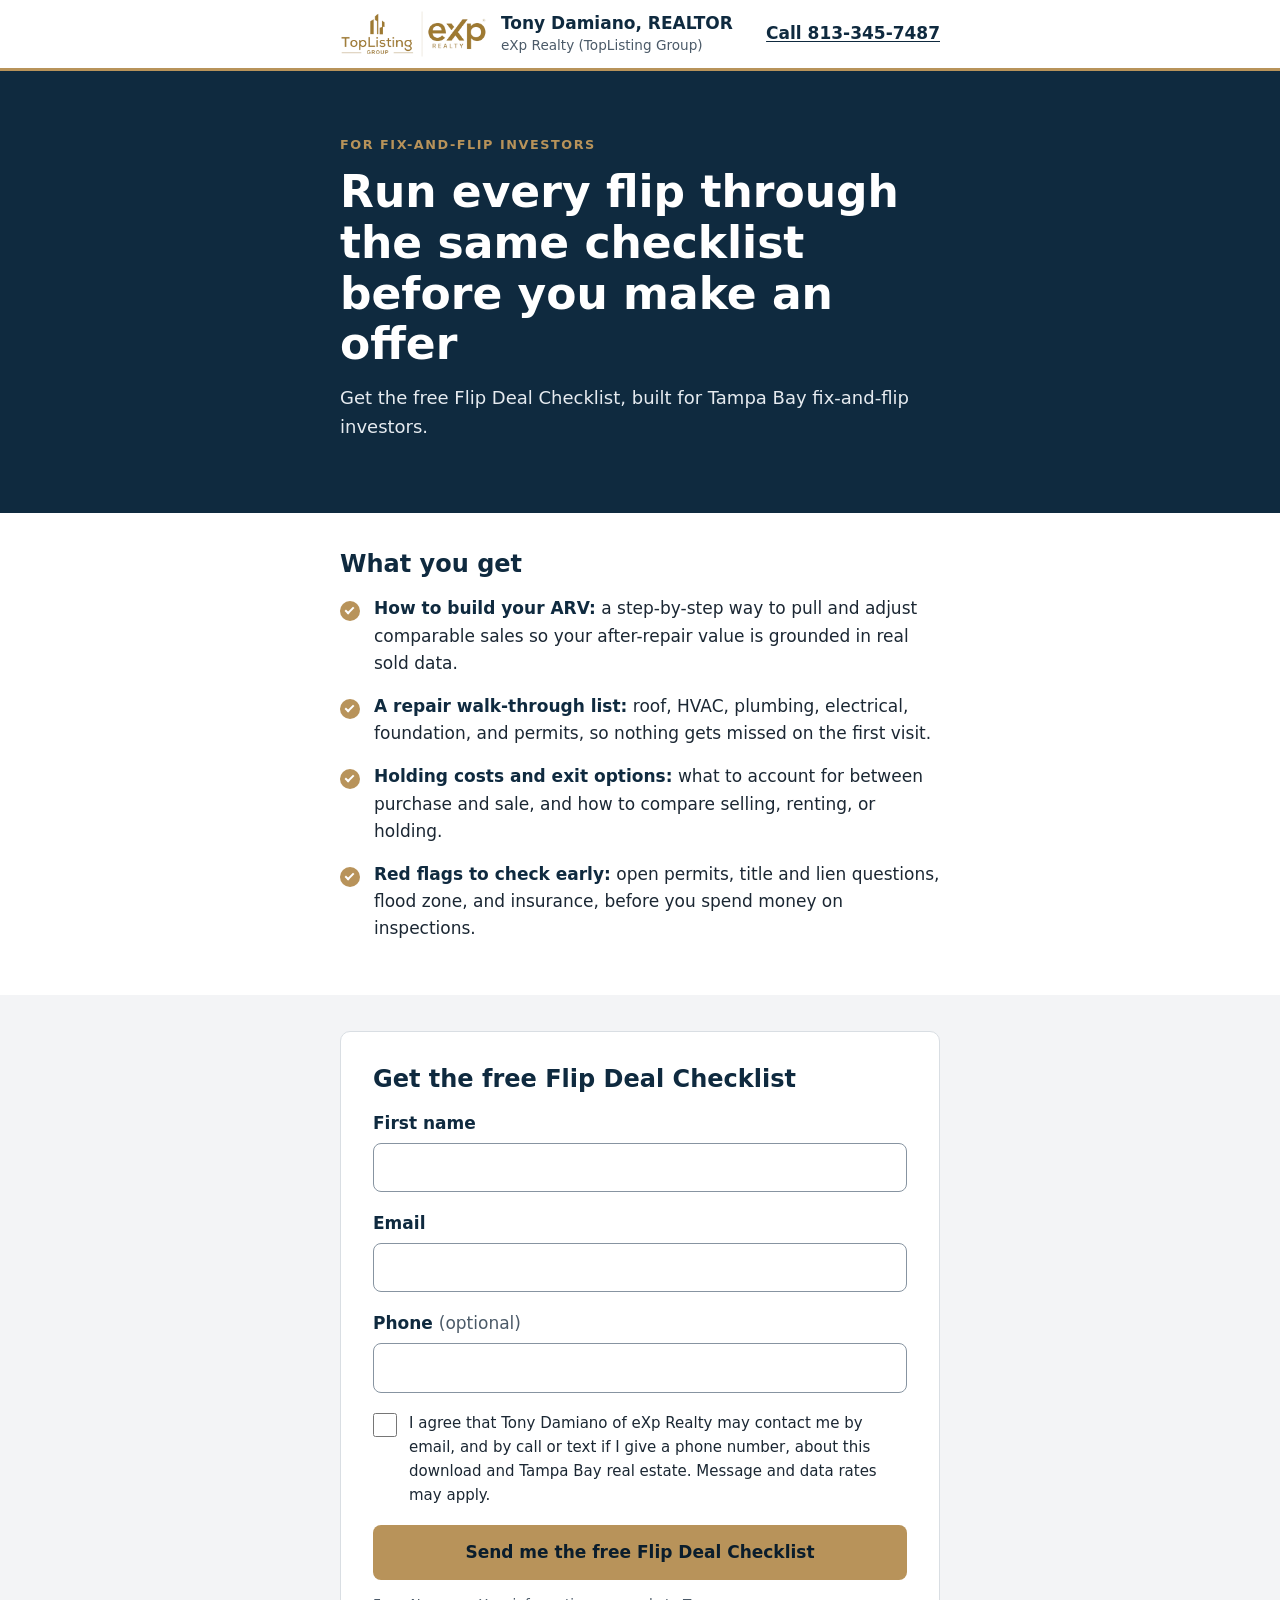
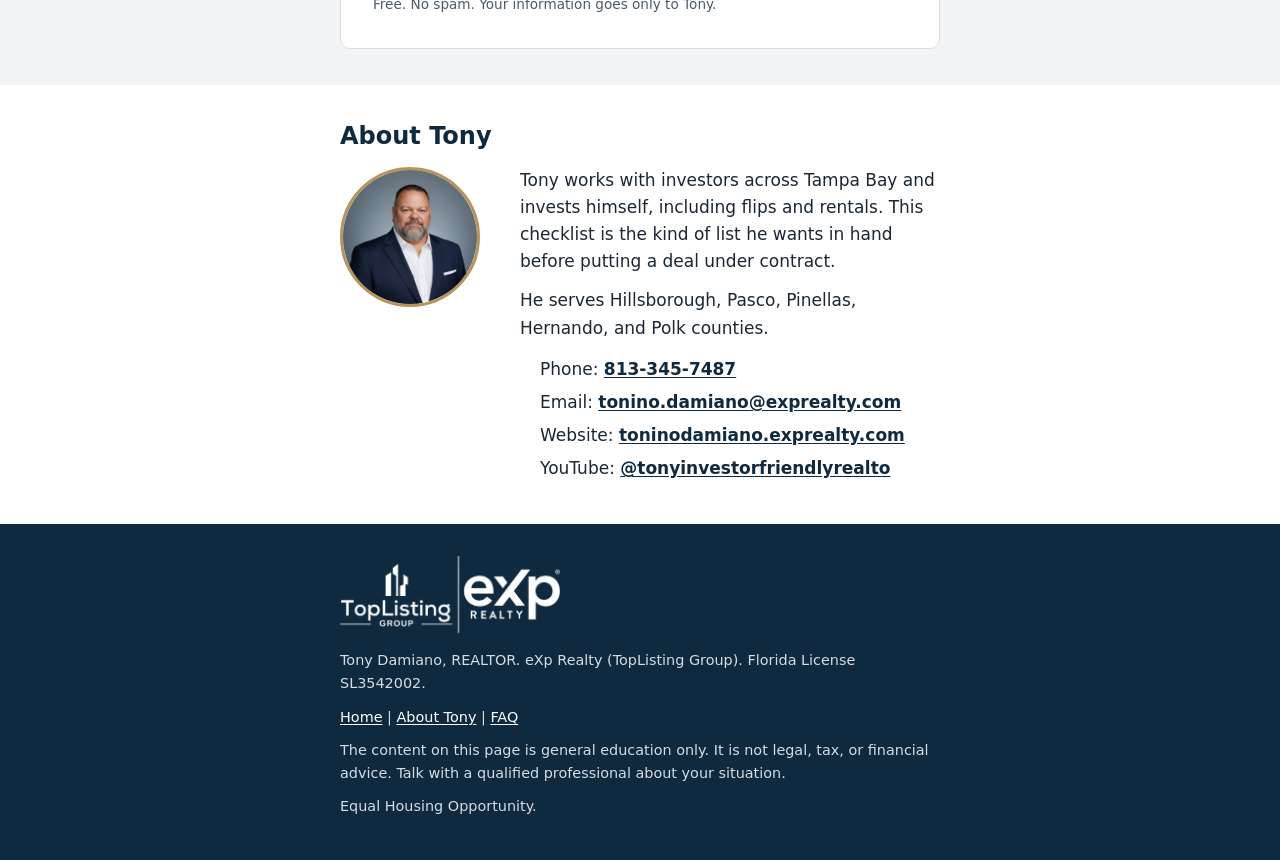
<file: flip.html>
<!DOCTYPE html>
<html lang="en">
<head>
<meta charset="utf-8">
<meta name="viewport" content="width=device-width, initial-scale=1">
<title>Flip Deal Checklist | Tony Damiano, eXp Realty</title>
<meta name="description" content="Free Flip Deal Checklist for Tampa Bay fix-and-flip investors, from Tony Damiano, eXp Realty.">
<meta name="theme-color" content="#0F2A3F">
<link rel="stylesheet" href="styles.css">
</head>
<body>
<a class="skip" href="#signup">Skip to the sign-up form</a>

<div class="topbar">
  <div class="wrap topbar-inner">
    <img class="topbar-logo" src="assets/logo-toplisting-exp.png" alt="TopListing Group and eXp Realty logo" width="147" height="48">
    <p class="topbar-name"><strong>Tony Damiano, REALTOR</strong><span>eXp Realty (TopListing Group)</span></p>
    <a class="topbar-call" href="tel:+18133457487">Call 813-345-7487</a>
  </div>
</div>

<header class="hero">
  <div class="wrap">
    <p class="eyebrow">For fix-and-flip investors</p>
    <h1>Run every flip through the same checklist before you make an offer</h1>
    <p class="sub">Get the free Flip Deal Checklist, built for Tampa Bay fix-and-flip investors.</p>
  </div>
</header>

<main>
  <section class="gets" aria-labelledby="gets-h">
    <div class="wrap">
      <h2 id="gets-h">What you get</h2>
      <ul>
        <li><strong>How to build your ARV:</strong> a step-by-step way to pull and adjust comparable sales so your after-repair value is grounded in real sold data.</li>
        <li><strong>A repair walk-through list:</strong> roof, HVAC, plumbing, electrical, foundation, and permits, so nothing gets missed on the first visit.</li>
        <li><strong>Holding costs and exit options:</strong> what to account for between purchase and sale, and how to compare selling, renting, or holding.</li>
        <li><strong>Red flags to check early:</strong> open permits, title and lien questions, flood zone, and insurance, before you spend money on inspections.</li>
      </ul>
    </div>
  </section>

  <section class="signup" id="signup" aria-labelledby="signup-h">
    <div class="wrap">
      <div class="card">
        <div id="form-area">
          <h2 id="signup-h">Get the free Flip Deal Checklist</h2>
          <p id="error" class="error" role="alert" hidden>
            Sorry, something went wrong and we could not send your request. Please call or text Tony at
            <a href="tel:+18133457487">813-345-7487</a> or email
            <a href="mailto:tonino.damiano@exprealty.com">tonino.damiano@exprealty.com</a> and he will send it to you.
          </p>
          <form id="lead-form" method="post" novalidate>
            <div class="field">
              <label for="first_name">First name</label>
              <input type="text" id="first_name" name="first_name" autocomplete="given-name" required>
            </div>
            <div class="field">
              <label for="email">Email</label>
              <input type="email" id="email" name="email" autocomplete="email" inputmode="email" required>
            </div>
            <div class="field">
              <label for="phone">Phone <span class="opt">(optional)</span></label>
              <input type="tel" id="phone" name="phone" autocomplete="tel" inputmode="tel">
            </div>
            <div class="field consent">
              <input type="checkbox" id="consent" name="consent" value="yes" required>
              <label for="consent">I agree that Tony Damiano of eXp Realty may contact me by email, and by call or text if I give a phone number, about this download and Tampa Bay real estate. Message and data rates may apply.</label>
            </div>
            <input type="hidden" name="lead_magnet" value="Flip Deal Checklist">
            <input type="hidden" name="tag" value="flip-checklist">
            <input type="hidden" id="source" name="source" value="direct">
            <div class="hp" aria-hidden="true">
              <label for="company">Leave this field empty</label>
              <input type="text" id="company" name="company" tabindex="-1" autocomplete="off">
            </div>
            <button class="btn" type="submit" id="submit-btn">Send me the free Flip Deal Checklist</button>
            <p class="fine">Free. No spam. Your information goes only to Tony.</p>
            <noscript><p class="error">This form needs JavaScript. Please call or text Tony at <a href="tel:+18133457487">813-345-7487</a> and he will send it to you.</p></noscript>
          </form>
        </div>
        <div id="thanks" class="thanks" role="status" tabindex="-1" hidden>
          <h3>Thank you, <span id="thanks-name">friend</span>!</h3>
          <p>Your free Flip Deal Checklist is on its way. Check your email in the next few minutes, and look in your spam or promotions folder if you do not see it.</p>
          <p>Questions? Call or text Tony at <a href="tel:+18133457487">813-345-7487</a>.</p>
        </div>
      </div>
    </div>
  </section>

  <section class="about" aria-labelledby="about-h">
    <div class="wrap">
      <h2 id="about-h">About Tony</h2>
      <div class="about-grid">
        <img class="photo" src="assets/tony.jpg" width="160" height="160" alt="Tony Damiano, REALTOR with eXp Realty" loading="lazy">
        <div>
          <p>Tony works with investors across Tampa Bay and invests himself, including flips and rentals. This checklist is the kind of list he wants in hand before putting a deal under contract.</p>
          <p>He serves Hillsborough, Pasco, Pinellas, Hernando, and Polk counties.</p>
          <ul class="contact">
            <li>Phone: <a href="tel:+18133457487">813-345-7487</a></li>
            <li>Email: <a href="mailto:tonino.damiano@exprealty.com">tonino.damiano@exprealty.com</a></li>
            <li>Website: <a href="https://toninodamiano.exprealty.com">toninodamiano.exprealty.com</a></li>
            <li>YouTube: <a href="https://www.youtube.com/@tonyinvestorfriendlyrealto">@tonyinvestorfriendlyrealto</a></li>
          </ul>
        </div>
      </div>
    </div>
  </section>
</main>

<footer>
  <div class="wrap">
    <img class="logo" src="assets/logo-white.png" width="220" height="77" alt="TopListing Group and eXp Realty logo" loading="lazy">
    <p>Tony Damiano, REALTOR. eXp Realty (TopListing Group). Florida License SL3542002.</p>
    <p><a href="index.html">Home</a> | <a href="about.html">About Tony</a> | <a href="faq.html">FAQ</a></p>
    <p>The content on this page is general education only. It is not legal, tax, or financial advice. Talk with a qualified professional about your situation.</p>
    <p>Equal Housing Opportunity.</p>
  </div>
</footer>

<script src="config.js"></script>
<script>
(function () {
  var KEY = "flip";
  var form = document.getElementById("lead-form");
  var btn = document.getElementById("submit-btn");
  var err = document.getElementById("error");
  var area = document.getElementById("form-area");
  var thanks = document.getElementById("thanks");

  // Lead source from the link, for example ?src=instagram
  try {
    var src = new URLSearchParams(window.location.search).get("src");
    if (src) document.getElementById("source").value = src.slice(0, 60);
  } catch (e) {}

  function showError() {
    err.hidden = false;
    err.scrollIntoView({ behavior: "smooth", block: "center" });
  }

  form.addEventListener("submit", function (ev) {
    ev.preventDefault();
    err.hidden = true;
    if (!form.checkValidity()) { form.reportValidity(); return; }
    if (form.company.value) return; // spam trap

    var endpoint = (window.FORM_ENDPOINTS || {})[KEY];
    if (!endpoint || endpoint.indexOf("REPLACE-ME") !== -1) { showError(); return; }

    var data = new FormData(form);
    data.delete("company");
    data.append("page_url", window.location.href.split("?")[0]);
    btn.disabled = true;
    var label = btn.textContent;
    btn.textContent = "Sending...";

    // Zapier catch hooks do not send browser-readable replies, so use no-cors for them.
    // In that case a sent request counts as success; only network failures show the error.
    var isZapier = endpoint.indexOf("hooks.zapier.com") !== -1;
    var opts = { method: "POST", body: new URLSearchParams(data) };
    if (isZapier) opts.mode = "no-cors";
    else opts.headers = { "Accept": "application/json" };

    fetch(endpoint, opts)
      .then(function (res) {
        if (!isZapier && !res.ok) throw new Error("Bad response");
        document.getElementById("thanks-name").textContent = form.first_name.value.trim() || "friend";
        area.hidden = true;
        thanks.hidden = false;
        thanks.focus();
      })
      .catch(function () {
        btn.disabled = false;
        btn.textContent = label;
        showError();
      });
  });
})();
</script>
</body>
</html>
</file>
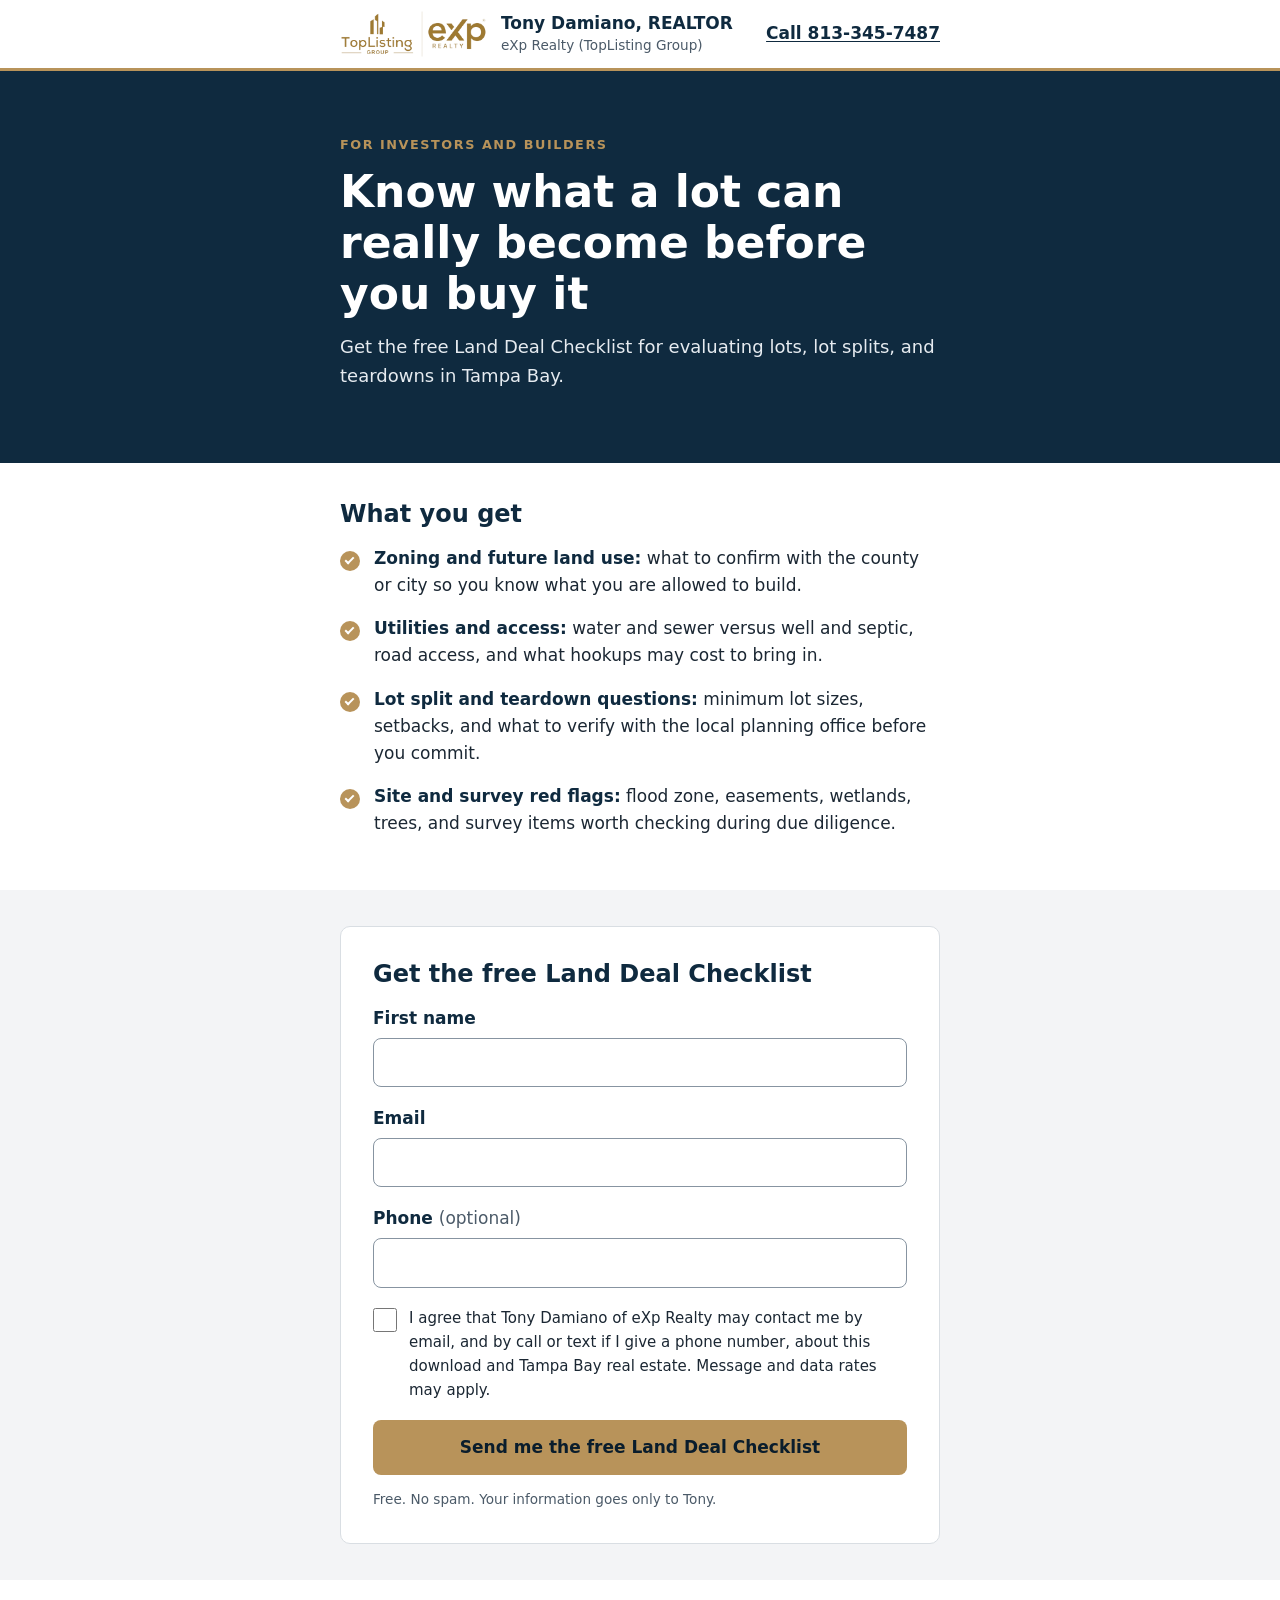
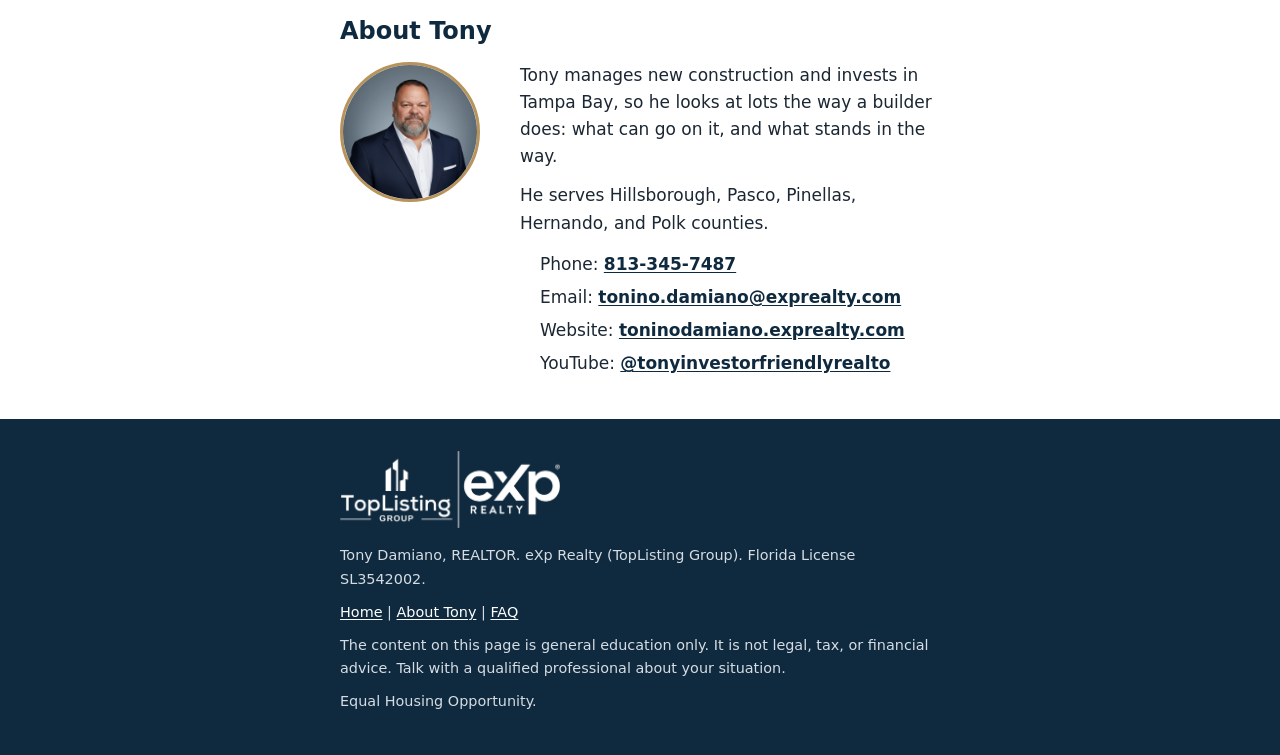
<file: land.html>
<!DOCTYPE html>
<html lang="en">
<head>
<meta charset="utf-8">
<meta name="viewport" content="width=device-width, initial-scale=1">
<title>Land Deal Checklist | Tony Damiano, eXp Realty</title>
<meta name="description" content="Free Land Deal Checklist for Tampa Bay lots, lot splits, and teardowns, from Tony Damiano, eXp Realty.">
<meta name="theme-color" content="#0F2A3F">
<link rel="stylesheet" href="styles.css">
</head>
<body>
<a class="skip" href="#signup">Skip to the sign-up form</a>

<div class="topbar">
  <div class="wrap topbar-inner">
    <img class="topbar-logo" src="assets/logo-toplisting-exp.png" alt="TopListing Group and eXp Realty logo" width="147" height="48">
    <p class="topbar-name"><strong>Tony Damiano, REALTOR</strong><span>eXp Realty (TopListing Group)</span></p>
    <a class="topbar-call" href="tel:+18133457487">Call 813-345-7487</a>
  </div>
</div>

<header class="hero">
  <div class="wrap">
    <p class="eyebrow">For investors and builders</p>
    <h1>Know what a lot can really become before you buy it</h1>
    <p class="sub">Get the free Land Deal Checklist for evaluating lots, lot splits, and teardowns in Tampa Bay.</p>
  </div>
</header>

<main>
  <section class="gets" aria-labelledby="gets-h">
    <div class="wrap">
      <h2 id="gets-h">What you get</h2>
      <ul>
        <li><strong>Zoning and future land use:</strong> what to confirm with the county or city so you know what you are allowed to build.</li>
        <li><strong>Utilities and access:</strong> water and sewer versus well and septic, road access, and what hookups may cost to bring in.</li>
        <li><strong>Lot split and teardown questions:</strong> minimum lot sizes, setbacks, and what to verify with the local planning office before you commit.</li>
        <li><strong>Site and survey red flags:</strong> flood zone, easements, wetlands, trees, and survey items worth checking during due diligence.</li>
      </ul>
    </div>
  </section>

  <section class="signup" id="signup" aria-labelledby="signup-h">
    <div class="wrap">
      <div class="card">
        <div id="form-area">
          <h2 id="signup-h">Get the free Land Deal Checklist</h2>
          <p id="error" class="error" role="alert" hidden>
            Sorry, something went wrong and we could not send your request. Please call or text Tony at
            <a href="tel:+18133457487">813-345-7487</a> or email
            <a href="mailto:tonino.damiano@exprealty.com">tonino.damiano@exprealty.com</a> and he will send it to you.
          </p>
          <form id="lead-form" method="post" novalidate>
            <div class="field">
              <label for="first_name">First name</label>
              <input type="text" id="first_name" name="first_name" autocomplete="given-name" required>
            </div>
            <div class="field">
              <label for="email">Email</label>
              <input type="email" id="email" name="email" autocomplete="email" inputmode="email" required>
            </div>
            <div class="field">
              <label for="phone">Phone <span class="opt">(optional)</span></label>
              <input type="tel" id="phone" name="phone" autocomplete="tel" inputmode="tel">
            </div>
            <div class="field consent">
              <input type="checkbox" id="consent" name="consent" value="yes" required>
              <label for="consent">I agree that Tony Damiano of eXp Realty may contact me by email, and by call or text if I give a phone number, about this download and Tampa Bay real estate. Message and data rates may apply.</label>
            </div>
            <input type="hidden" name="lead_magnet" value="Land Deal Checklist">
            <input type="hidden" name="tag" value="land-checklist">
            <input type="hidden" id="source" name="source" value="direct">
            <div class="hp" aria-hidden="true">
              <label for="company">Leave this field empty</label>
              <input type="text" id="company" name="company" tabindex="-1" autocomplete="off">
            </div>
            <button class="btn" type="submit" id="submit-btn">Send me the free Land Deal Checklist</button>
            <p class="fine">Free. No spam. Your information goes only to Tony.</p>
            <noscript><p class="error">This form needs JavaScript. Please call or text Tony at <a href="tel:+18133457487">813-345-7487</a> and he will send it to you.</p></noscript>
          </form>
        </div>
        <div id="thanks" class="thanks" role="status" tabindex="-1" hidden>
          <h3>Thank you, <span id="thanks-name">friend</span>!</h3>
          <p>Your free Land Deal Checklist is on its way. Check your email in the next few minutes, and look in your spam or promotions folder if you do not see it.</p>
          <p>Questions? Call or text Tony at <a href="tel:+18133457487">813-345-7487</a>.</p>
        </div>
      </div>
    </div>
  </section>

  <section class="about" aria-labelledby="about-h">
    <div class="wrap">
      <h2 id="about-h">About Tony</h2>
      <div class="about-grid">
        <img class="photo" src="assets/tony.jpg" width="160" height="160" alt="Tony Damiano, REALTOR with eXp Realty" loading="lazy">
        <div>
          <p>Tony manages new construction and invests in Tampa Bay, so he looks at lots the way a builder does: what can go on it, and what stands in the way.</p>
          <p>He serves Hillsborough, Pasco, Pinellas, Hernando, and Polk counties.</p>
          <ul class="contact">
            <li>Phone: <a href="tel:+18133457487">813-345-7487</a></li>
            <li>Email: <a href="mailto:tonino.damiano@exprealty.com">tonino.damiano@exprealty.com</a></li>
            <li>Website: <a href="https://toninodamiano.exprealty.com">toninodamiano.exprealty.com</a></li>
            <li>YouTube: <a href="https://www.youtube.com/@tonyinvestorfriendlyrealto">@tonyinvestorfriendlyrealto</a></li>
          </ul>
        </div>
      </div>
    </div>
  </section>
</main>

<footer>
  <div class="wrap">
    <img class="logo" src="assets/logo-white.png" width="220" height="77" alt="TopListing Group and eXp Realty logo" loading="lazy">
    <p>Tony Damiano, REALTOR. eXp Realty (TopListing Group). Florida License SL3542002.</p>
    <p><a href="index.html">Home</a> | <a href="about.html">About Tony</a> | <a href="faq.html">FAQ</a></p>
    <p>The content on this page is general education only. It is not legal, tax, or financial advice. Talk with a qualified professional about your situation.</p>
    <p>Equal Housing Opportunity.</p>
  </div>
</footer>

<script src="config.js"></script>
<script>
(function () {
  var KEY = "land";
  var form = document.getElementById("lead-form");
  var btn = document.getElementById("submit-btn");
  var err = document.getElementById("error");
  var area = document.getElementById("form-area");
  var thanks = document.getElementById("thanks");

  // Lead source from the link, for example ?src=instagram
  try {
    var src = new URLSearchParams(window.location.search).get("src");
    if (src) document.getElementById("source").value = src.slice(0, 60);
  } catch (e) {}

  function showError() {
    err.hidden = false;
    err.scrollIntoView({ behavior: "smooth", block: "center" });
  }

  form.addEventListener("submit", function (ev) {
    ev.preventDefault();
    err.hidden = true;
    if (!form.checkValidity()) { form.reportValidity(); return; }
    if (form.company.value) return; // spam trap

    var endpoint = (window.FORM_ENDPOINTS || {})[KEY];
    if (!endpoint || endpoint.indexOf("REPLACE-ME") !== -1) { showError(); return; }

    var data = new FormData(form);
    data.delete("company");
    data.append("page_url", window.location.href.split("?")[0]);
    btn.disabled = true;
    var label = btn.textContent;
    btn.textContent = "Sending...";

    // Zapier catch hooks do not send browser-readable replies, so use no-cors for them.
    // In that case a sent request counts as success; only network failures show the error.
    var isZapier = endpoint.indexOf("hooks.zapier.com") !== -1;
    var opts = { method: "POST", body: new URLSearchParams(data) };
    if (isZapier) opts.mode = "no-cors";
    else opts.headers = { "Accept": "application/json" };

    fetch(endpoint, opts)
      .then(function (res) {
        if (!isZapier && !res.ok) throw new Error("Bad response");
        document.getElementById("thanks-name").textContent = form.first_name.value.trim() || "friend";
        area.hidden = true;
        thanks.hidden = false;
        thanks.focus();
      })
      .catch(function () {
        btn.disabled = false;
        btn.textContent = label;
        showError();
      });
  });
})();
</script>
</body>
</html>
</file>
<file: styles.css>
/* Tony Damiano landing pages: shared stylesheet. Mobile first. */
:root {
  --navy: #0F2A3F;
  --navy-dark: #0A1D2C;
  --gold: #B8935A;
  --gold-dark: #8A6A38;
  --white: #FFFFFF;
  --gray: #F3F4F6;
  --gray-line: #D9DEE3;
  --text: #1B2733;
  --radius: 10px;
}
*, *::before, *::after { box-sizing: border-box; }
html { -webkit-text-size-adjust: 100%; }
body {
  margin: 0;
  font-family: system-ui, -apple-system, "Segoe UI", Roboto, Helvetica, Arial, sans-serif;
  font-size: 1.0625rem;
  line-height: 1.6;
  color: var(--text);
  background: var(--white);
}
img { max-width: 100%; height: auto; display: block; }
a { color: var(--navy); text-underline-offset: 2px; }
a:hover { color: var(--gold-dark); }
:focus-visible { outline: 3px solid var(--gold); outline-offset: 2px; }
.wrap { width: 100%; max-width: 640px; margin: 0 auto; padding: 0 20px; }

.skip { position: absolute; left: -999px; top: 0; background: var(--white); color: var(--navy); padding: 10px 14px; z-index: 10; }
.skip:focus { left: 8px; top: 8px; }

/* Top bar: agent name and eXp logo above the fold */
.topbar { background: var(--white); border-bottom: 3px solid var(--gold); padding: 10px 0; }
.topbar-inner { display: flex; flex-wrap: wrap; align-items: center; gap: 8px 14px; }
.topbar-logo { height: 48px; width: auto; max-width: 170px; object-fit: contain; }
.topbar-name { margin: 0; line-height: 1.25; flex: 1 1 160px; color: var(--navy); }
.topbar-name strong { display: block; }
.topbar-name span { font-size: .85rem; color: #4B5A68; }
.topbar-call { font-weight: 700; color: var(--navy); white-space: nowrap; }

/* Hero */
.hero { background: var(--navy); color: var(--white); padding: 40px 0 48px; }
.eyebrow { margin: 0 0 12px; font-size: .8rem; letter-spacing: .12em; text-transform: uppercase; color: var(--gold); font-weight: 700; }
.hero h1 { margin: 0 0 14px; font-size: 2rem; line-height: 1.15; }
.hero .sub { margin: 0; font-size: 1.125rem; color: #E6EBF0; }

/* Sections */
section { padding: 36px 0; }
h2 { margin: 0 0 16px; font-size: 1.5rem; line-height: 1.25; color: var(--navy); }
.gets { background: var(--white); }
.gets ul { list-style: none; margin: 0; padding: 0; }
.gets li { position: relative; padding: 0 0 16px 34px; }
.gets li::before {
  content: ""; position: absolute; left: 0; top: .35em; width: 20px; height: 20px;
  border-radius: 50%; background: var(--gold);
}
.gets li::after {
  content: ""; position: absolute; left: 7px; top: calc(.35em + 4px); width: 5px; height: 9px;
  border: solid var(--white); border-width: 0 2px 2px 0; transform: rotate(45deg);
}
.gets strong { color: var(--navy); }

/* Form */
.signup { background: var(--gray); }
.card { background: var(--white); border: 1px solid var(--gray-line); border-radius: var(--radius); padding: 24px 20px; }
.field { margin-bottom: 18px; }
label { display: block; margin-bottom: 6px; font-weight: 600; color: var(--navy); }
.opt { font-weight: 400; color: #4B5A68; }
input[type="text"], input[type="email"], input[type="tel"] {
  width: 100%; min-height: 48px; padding: 10px 12px; font: inherit; color: var(--text);
  border: 1.5px solid #8794A1; border-radius: 8px; background: var(--white);
}
input[type="text"]:focus, input[type="email"]:focus, input[type="tel"]:focus { border-color: var(--navy); }
.consent { display: flex; gap: 12px; align-items: flex-start; font-size: .9375rem; }
.consent input { width: 24px; height: 24px; margin: 2px 0 0; flex: none; accent-color: var(--navy); }
.consent label { font-weight: 400; color: var(--text); margin: 0; }
.btn {
  display: block; width: 100%; min-height: 54px; padding: 14px 18px; border: 0; border-radius: 8px;
  font: inherit; font-weight: 700; font-size: 1.0625rem; cursor: pointer;
  background: var(--gold); color: var(--navy-dark);
}
.btn:hover { background: #C9A56C; }
.btn[disabled] { opacity: .65; cursor: wait; }
.fine { margin: 14px 0 0; font-size: .85rem; color: #4B5A68; }
.error { margin: 0 0 16px; padding: 12px 14px; border-radius: 8px; background: #FDECEC; border: 1px solid #C0392B; color: #6B1A12; }
.error a { color: #6B1A12; font-weight: 700; }
.thanks { text-align: center; padding: 8px 0; }
.thanks h3 { margin: 0 0 10px; font-size: 1.5rem; color: var(--navy); }
.hp { position: absolute; left: -9999px; width: 1px; height: 1px; overflow: hidden; }
[hidden] { display: none !important; }

/* About */
.about-grid { display: grid; gap: 20px; align-items: start; }
.about img.photo { width: 140px; height: 140px; object-fit: cover; border-radius: 50%; border: 3px solid var(--gold); background: var(--gray); }
.about p { margin: 0 0 12px; }
.contact { list-style: none; margin: 14px 0 0; padding: 0; }
.contact li { margin-bottom: 6px; }
.contact a { font-weight: 600; }

/* Footer */
footer { background: var(--navy); color: #D5DCE3; padding: 32px 0; font-size: .9rem; }
footer a { color: var(--white); }
.logo { max-width: 220px; margin-bottom: 16px; min-height: 40px; }
footer p { margin: 0 0 10px; }

/* Index page */
.links { list-style: none; padding: 0; margin: 0; display: grid; gap: 12px; }
.links a { display: block; padding: 16px; border: 1px solid var(--gray-line); border-radius: var(--radius); text-decoration: none; font-weight: 600; background: var(--white); }
.links a span { display: block; font-weight: 400; color: #4B5A68; font-size: .95rem; }

@media (min-width: 640px) {
  .hero { padding: 64px 0 72px; }
  .hero h1 { font-size: 2.75rem; }
  .card { padding: 32px; }
  .about-grid { grid-template-columns: 160px 1fr; }
}
@media (prefers-reduced-motion: reduce) { * { scroll-behavior: auto !important; } }

/* Home page checklist picker, FAQ, and about pages */
.picks { list-style: none; margin: 0; padding: 0; display: grid; gap: 14px; }
.pick { display: block; padding: 18px; border: 2px solid var(--gray-line); border-radius: var(--radius); background: var(--white); text-decoration: none; color: var(--text); }
.pick:hover { border-color: var(--gold); }
.pick strong { display: block; font-size: 1.2rem; color: var(--navy); }
.pick em { display: block; color: var(--gold-dark); font-style: normal; font-weight: 600; margin: 2px 0 8px; }
.pick span { display: block; margin-bottom: 12px; }
.pick b { display: inline-block; background: var(--gold); color: var(--navy-dark); padding: 10px 16px; border-radius: 8px; }
.faq h3 { margin: 22px 0 6px; font-size: 1.15rem; color: var(--navy); }
.faq p { margin: 0 0 8px; }
.about ul { padding-left: 20px; }
@media (min-width: 640px) { .picks { grid-template-columns: 1fr 1fr; } }
</file>
